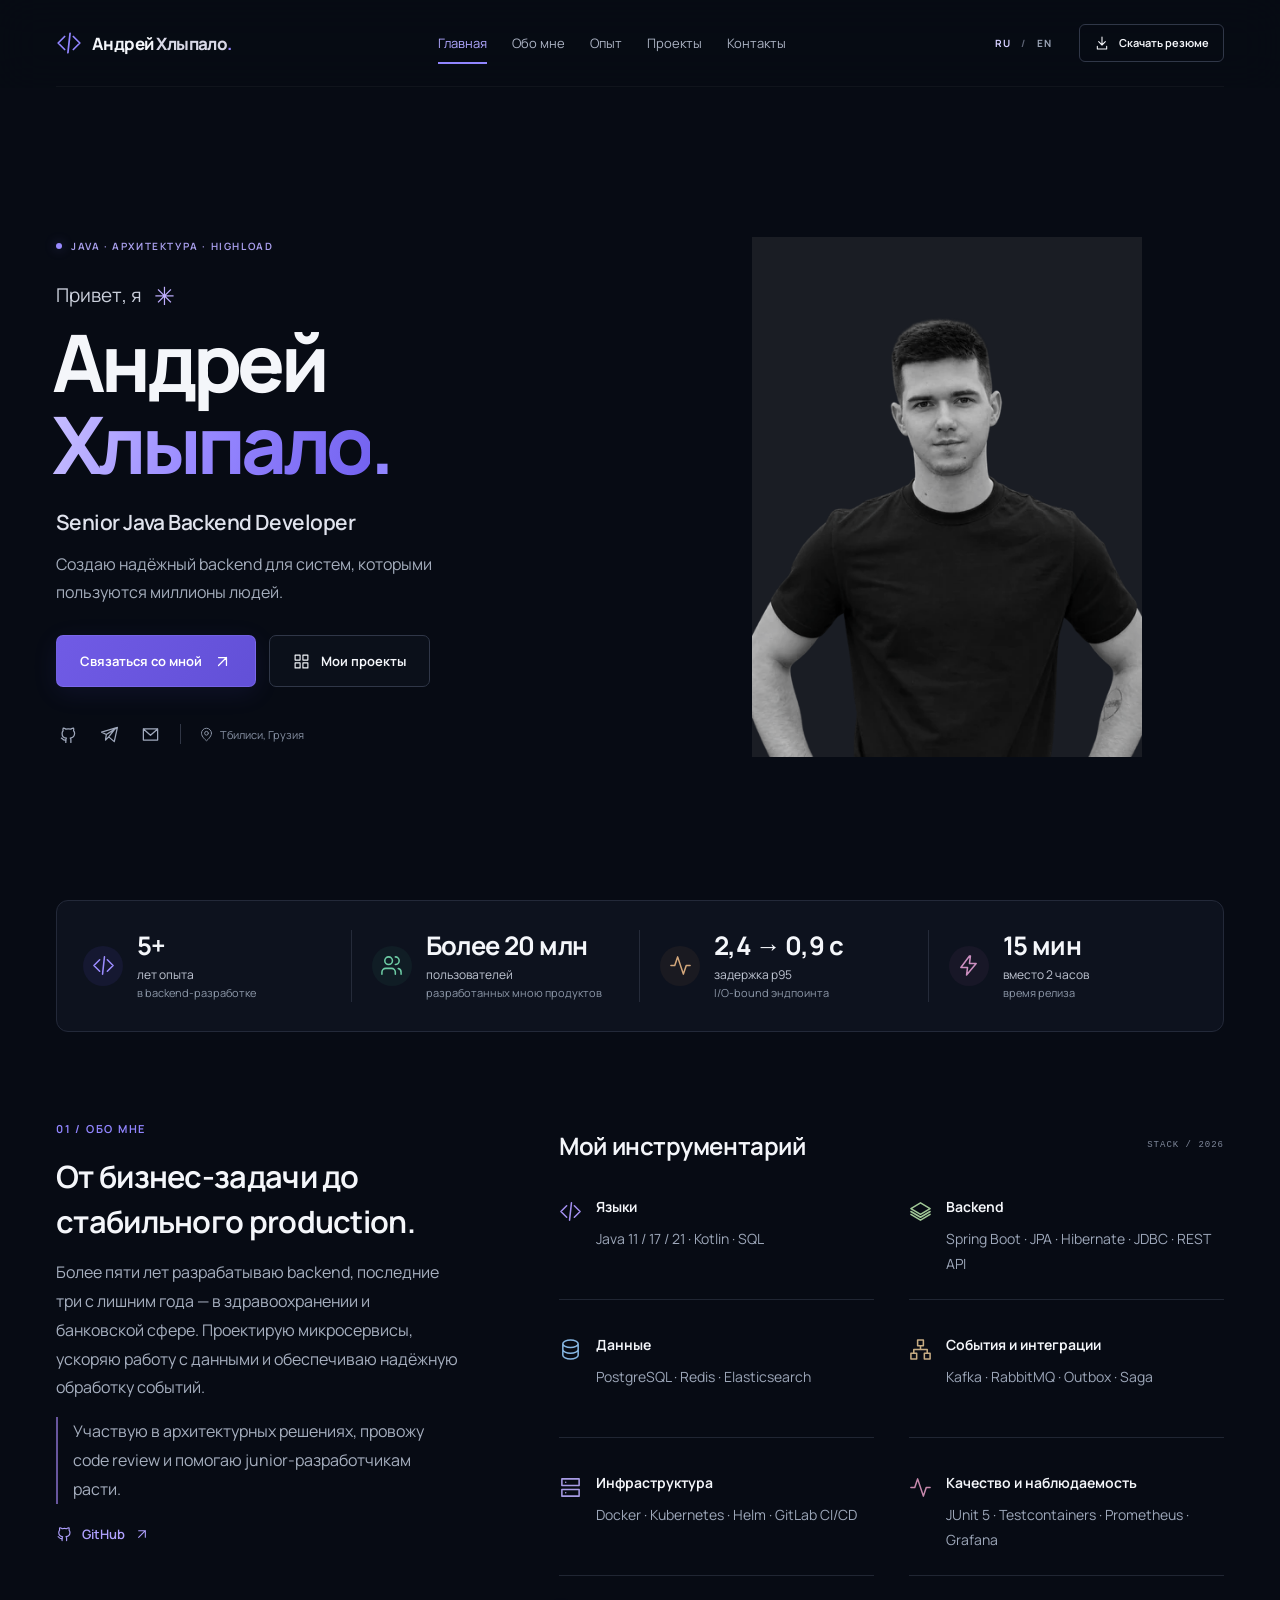
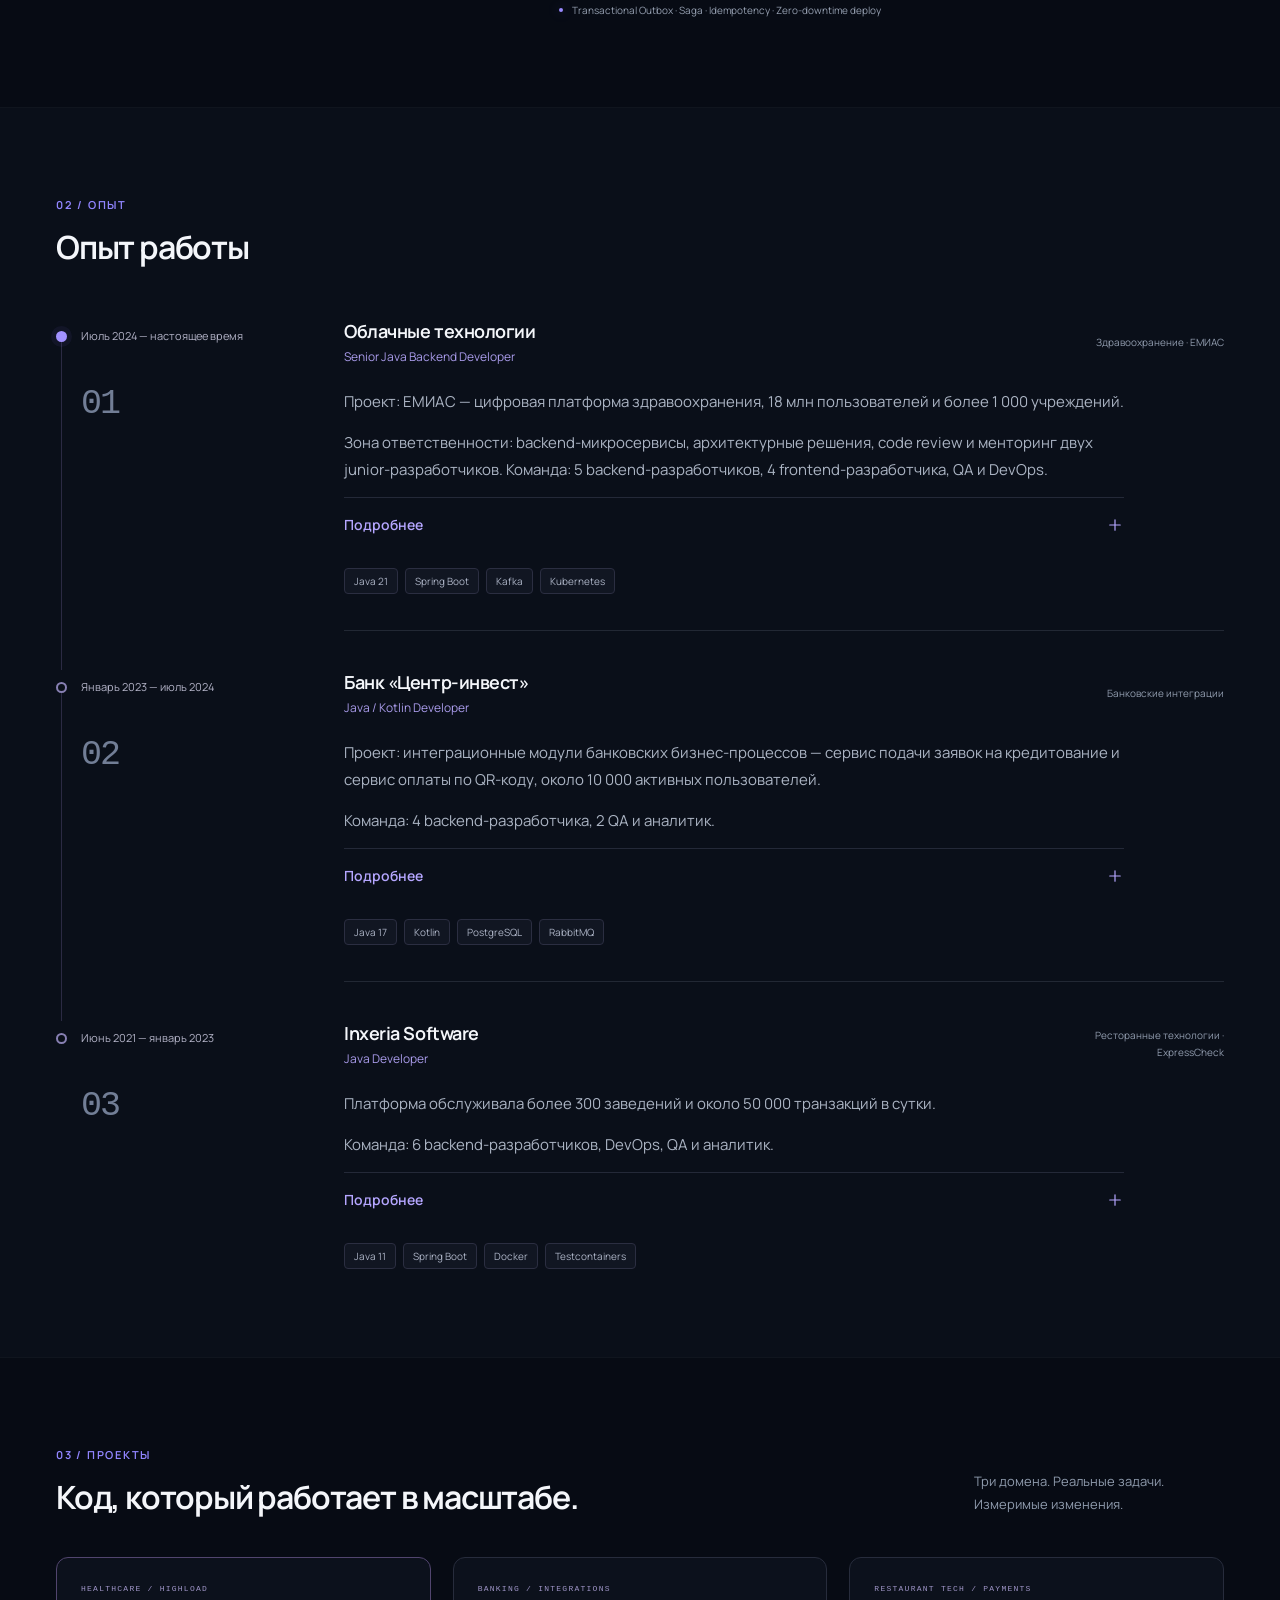
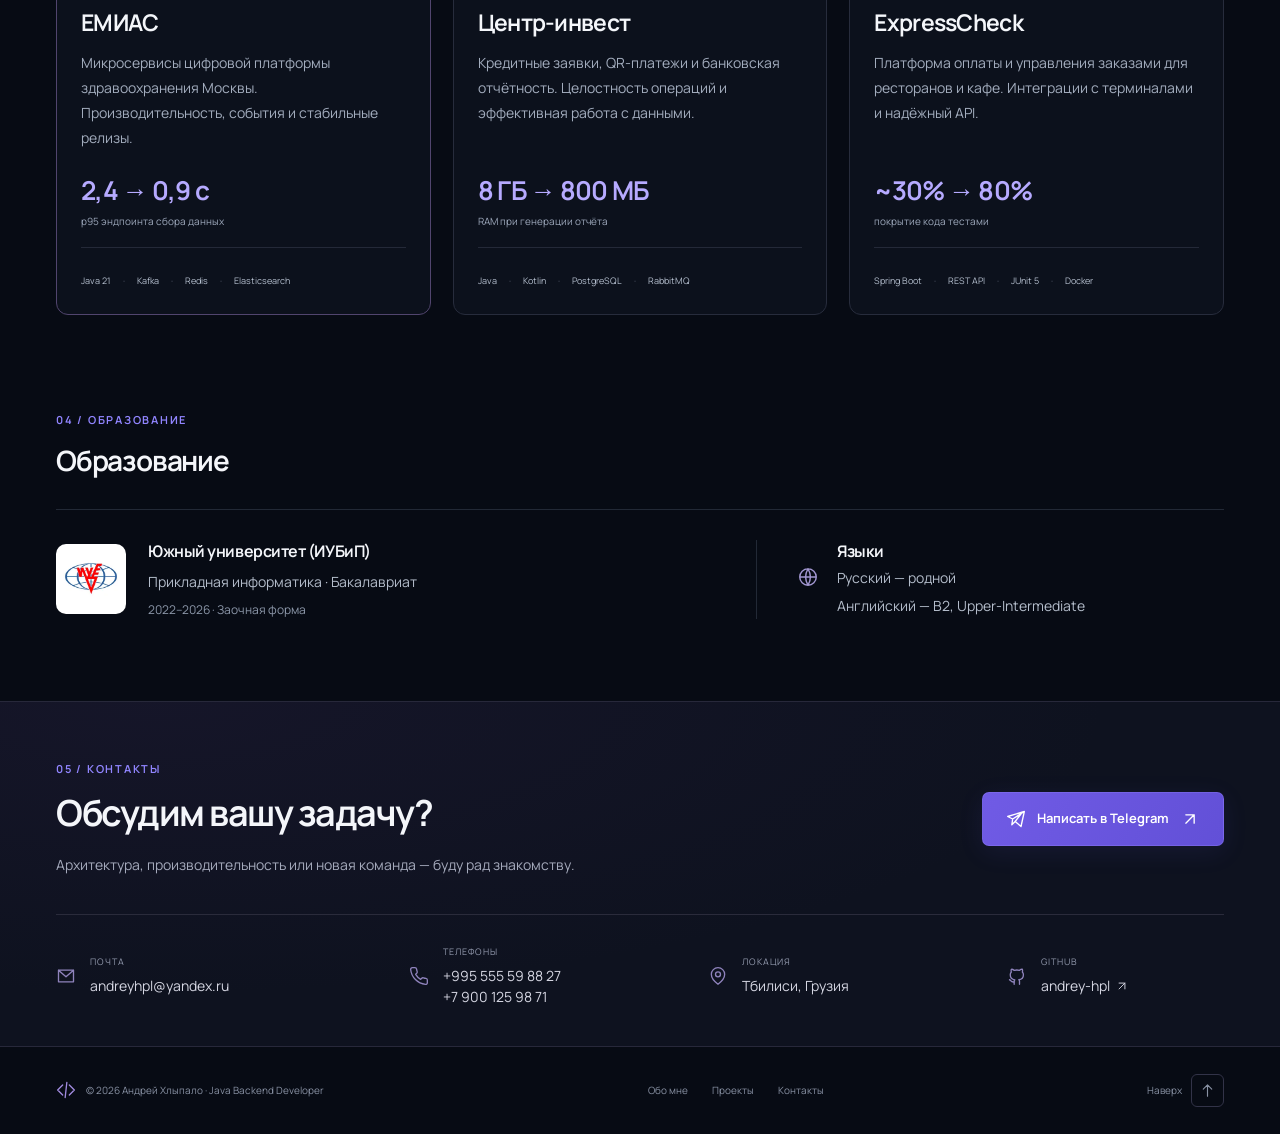
<file: index.html>
<!doctype html>
<html lang="ru">
  <head>
    <meta charset="utf-8" />
    <meta name="viewport" content="width=device-width, initial-scale=1" />
    <meta http-equiv="refresh" content="0;url=ru/index.html" />
    <title>Андрей Хлыпало — резюме</title>
    <script>
      location.replace("ru/index.html" + location.hash);
    </script>
  </head>
  <body>
    <a href="ru/index.html">Перейти к резюме Андрея Хлыпало</a>
  </body>
</html>
</file>
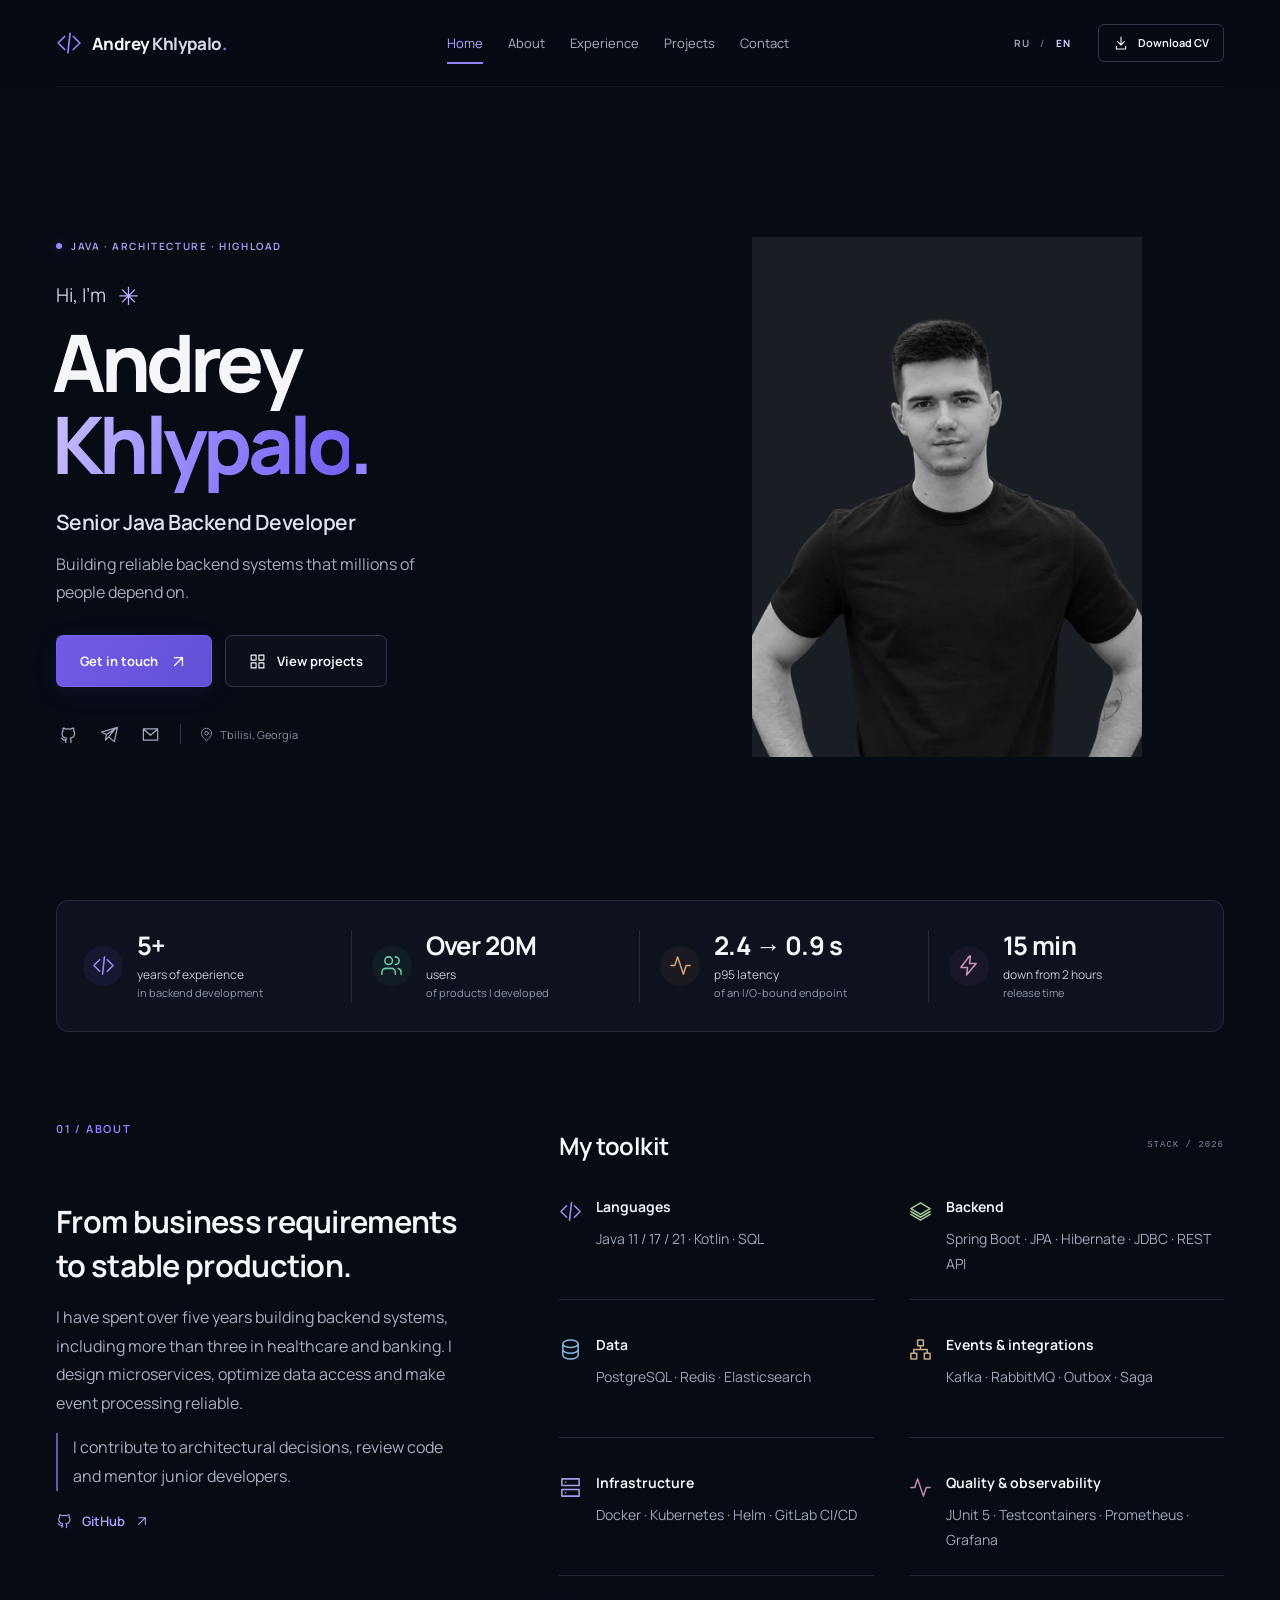
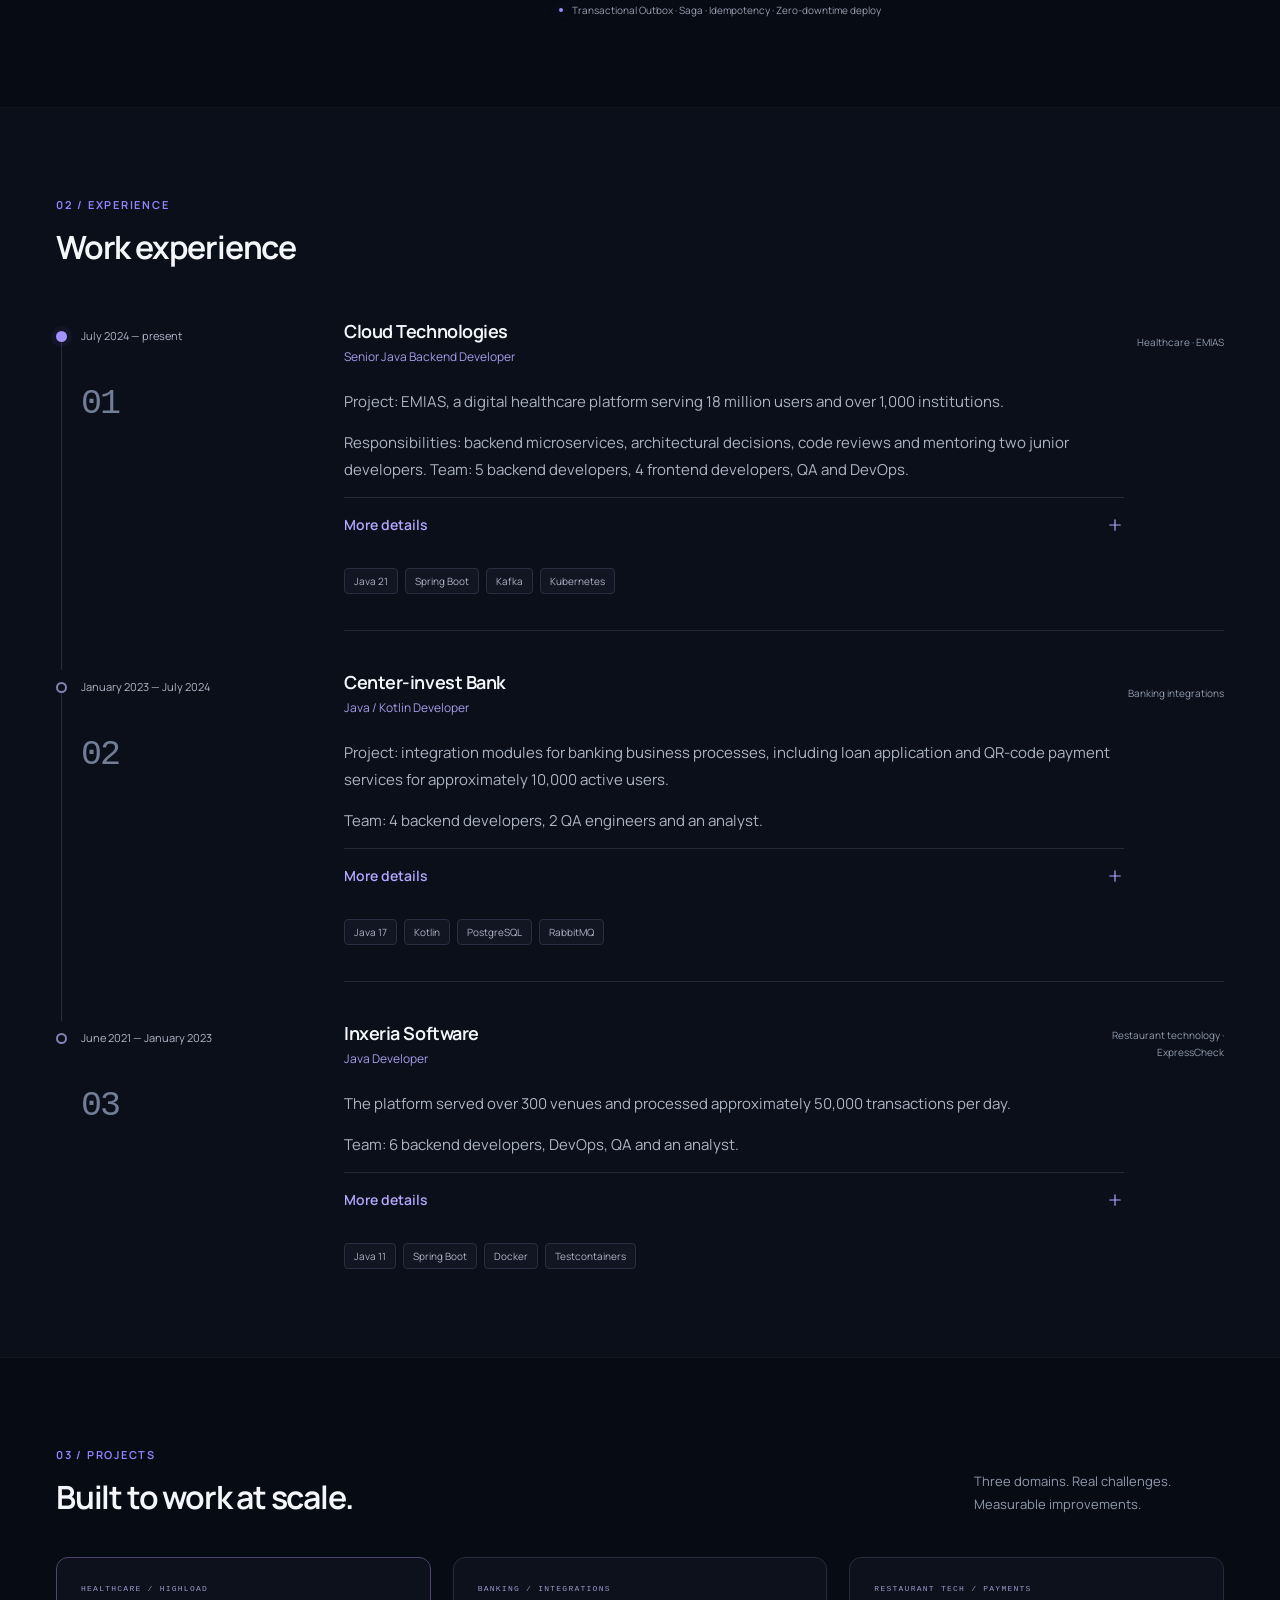
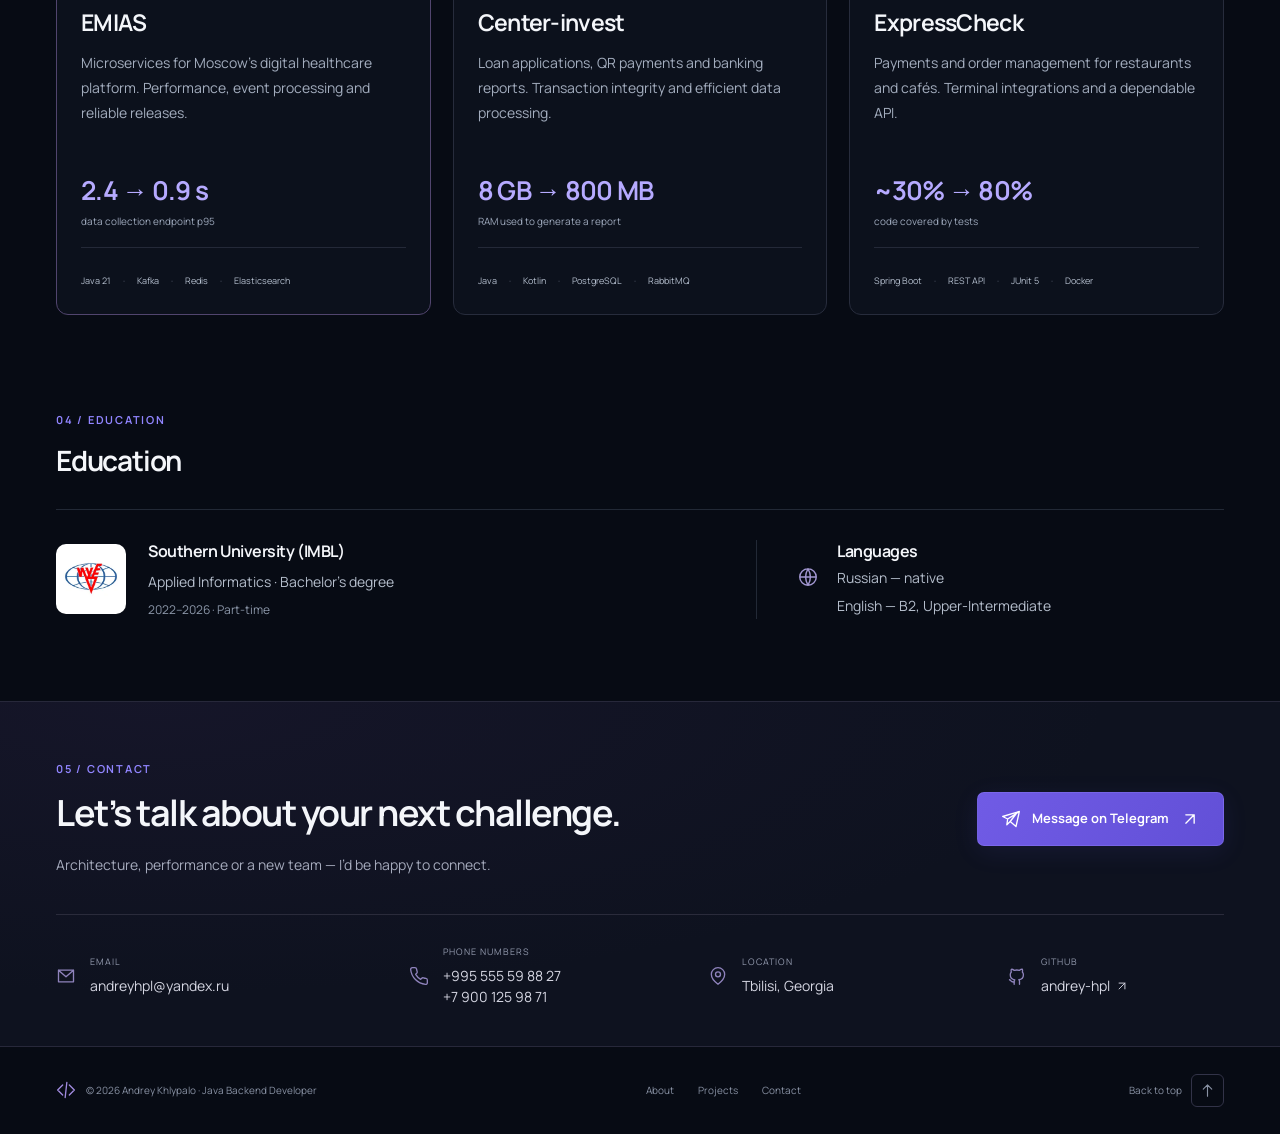
<file: en/index.html>
<!doctype html>
<html lang="en">
  <head>
    <meta charset="UTF-8" />
    <meta name="viewport" content="width=device-width, initial-scale=1" />
    <meta name="theme-color" content="#070B14" />
    <meta
      name="description"
      content="Senior Java Backend Developer with 5+ years of experience. Java, Spring Boot, Kafka, PostgreSQL and Kubernetes. High-load healthcare and banking systems."
    />
    <meta
      property="og:title"
      content="Andrey Khlypalo — Senior Java Backend Developer"
    />
    <meta
      property="og:description"
      content="Senior Java Backend Developer with 5+ years of experience. Java, Spring Boot, Kafka, PostgreSQL and Kubernetes. High-load healthcare and banking systems."
    />
    <meta property="og:type" content="profile" />
    <meta property="og:locale" content="en_US" />
    <link rel="icon" href="../favicon.svg" type="image/svg+xml" />
    <link rel="alternate" hreflang="ru" href="../ru/index.html" />
    <link rel="alternate" hreflang="en" href="../en/index.html" />
    <title>Andrey Khlypalo — Senior Java Backend Developer</title>
    <link rel="stylesheet" href="../css/styles.css" />
    <link rel="stylesheet" href="../css/hero.css" />
    <script src="../js/main.js" defer></script>
  </head>
  <body>
    <a class="skip-link" href="#main">Skip to content</a>
    <header class="site-header">
      <div class="container header-inner">
        <a class="brand" href="#home" aria-label="Andrey Khlypalo"
          ><span class="brand-symbol" aria-hidden="true"
            ><svg
              width="26"
              height="26"
              viewBox="0 0 24 24"
              fill="none"
              stroke="currentColor"
              stroke-width="1.6"
              stroke-linecap="round"
              stroke-linejoin="round"
              aria-hidden="true"
            >
              <path d="m8 6-6 6 6 6m8-12 6 6-6 6m-3-15-2 18"></path></svg></span
          ><span
            >Andrey<span class="brand-last"> Khlypalo</span
            ><span class="brand-dot">.</span></span
          ></a
        >
        <nav class="desktop-nav" aria-label="Main navigation">
          <a href="#home" data-nav="home" class="active" aria-current="location"
            >Home</a
          ><a href="#about" data-nav="about">About</a
          ><a href="#experience" data-nav="experience">Experience</a
          ><a href="#projects" data-nav="projects">Projects</a
          ><a href="#contact" data-nav="contact">Contact</a>
        </nav>
        <div class="header-actions">
          <div class="language-switch" aria-label="Site language">
            <a
              href="../ru/index.html"
              data-language="ru"
              lang="ru"
              aria-label="Русский"
              >RU</a
            ><span aria-hidden="true">/</span
            ><a
              href="../en/index.html"
              data-language="en"
              lang="en"
              aria-label="English"
              aria-current="page"
              >EN</a
            >
          </div>
          <a
            class="button button-small header-cv"
            href="../andrey-khlypalo-cv-en.pdf"
            download
            title="PDF résumé in English"
            ><svg
              width="16"
              height="16"
              viewBox="0 0 24 24"
              fill="none"
              stroke="currentColor"
              stroke-width="1.6"
              stroke-linecap="round"
              stroke-linejoin="round"
              aria-hidden="true"
            >
              <path d="M12 3v12m-5-5 5 5 5-5M5 17v4h14v-4"></path></svg
            >Download CV</a
          ><button
            class="menu-toggle"
            id="menu-open"
            aria-label="Open menu"
            aria-controls="mobile-menu"
            aria-expanded="false"
          >
            <span></span><span></span>
          </button>
        </div>
      </div>
    </header>
    <dialog id="mobile-menu" aria-label="Open menu">
      <div class="mobile-menu-head">
        <span class="mono">MENU / EN</span
        ><button id="menu-close" aria-label="Close menu">×</button>
      </div>
      <nav aria-label="Mobile navigation">
        <a href="#home"
          ><span class="mono">01</span>Home<svg
            width="20"
            height="20"
            viewBox="0 0 24 24"
            fill="none"
            stroke="currentColor"
            stroke-width="1.6"
            stroke-linecap="round"
            stroke-linejoin="round"
            aria-hidden="true"
          >
            <path d="M7 17 17 7M7 7h10v10"></path></svg></a
        ><a href="#about"
          ><span class="mono">02</span>About<svg
            width="20"
            height="20"
            viewBox="0 0 24 24"
            fill="none"
            stroke="currentColor"
            stroke-width="1.6"
            stroke-linecap="round"
            stroke-linejoin="round"
            aria-hidden="true"
          >
            <path d="M7 17 17 7M7 7h10v10"></path></svg></a
        ><a href="#experience"
          ><span class="mono">03</span>Experience<svg
            width="20"
            height="20"
            viewBox="0 0 24 24"
            fill="none"
            stroke="currentColor"
            stroke-width="1.6"
            stroke-linecap="round"
            stroke-linejoin="round"
            aria-hidden="true"
          >
            <path d="M7 17 17 7M7 7h10v10"></path></svg></a
        ><a href="#projects"
          ><span class="mono">04</span>Projects<svg
            width="20"
            height="20"
            viewBox="0 0 24 24"
            fill="none"
            stroke="currentColor"
            stroke-width="1.6"
            stroke-linecap="round"
            stroke-linejoin="round"
            aria-hidden="true"
          >
            <path d="M7 17 17 7M7 7h10v10"></path></svg></a
        ><a href="#contact"
          ><span class="mono">05</span>Contact<svg
            width="20"
            height="20"
            viewBox="0 0 24 24"
            fill="none"
            stroke="currentColor"
            stroke-width="1.6"
            stroke-linecap="round"
            stroke-linejoin="round"
            aria-hidden="true"
          >
            <path d="M7 17 17 7M7 7h10v10"></path></svg
        ></a>
      </nav>
      <a
        class="button button-primary"
        href="../andrey-khlypalo-cv-en.pdf"
        download
        ><svg
          width="20"
          height="20"
          viewBox="0 0 24 24"
          fill="none"
          stroke="currentColor"
          stroke-width="1.6"
          stroke-linecap="round"
          stroke-linejoin="round"
          aria-hidden="true"
        >
          <path d="M12 3v12m-5-5 5 5 5-5M5 17v4h14v-4"></path></svg
        >Download CV</a
      >
    </dialog>
    <main id="main">
      <section id="home" class="hero hero--portrait container" data-section>
        <div class="hero-copy">
          <div class="eyebrow hero-enter">
            <span class="status-dot"></span>JAVA · ARCHITECTURE · HIGHLOAD
          </div>
          <p class="greeting hero-enter">
            Hi, I’m<span class="wave" aria-hidden="true">✳</span>
          </p>
          <h1 class="hero-enter">
            Andrey<br /><span>Khlypalo</span><span class="name-period">.</span>
          </h1>
          <p class="hero-role hero-enter">
            Senior Java<br class="role-break" />
            Backend Developer
          </p>
          <p class="hero-description hero-enter">
            Building reliable backend systems that millions of people depend on.
          </p>
          <div class="hero-actions hero-enter">
            <a
              class="button button-primary"
              href="https://t.me/andreyhpl"
              target="_blank"
              rel="noopener noreferrer"
              >Get in touch<svg
                width="19"
                height="19"
                viewBox="0 0 24 24"
                fill="none"
                stroke="currentColor"
                stroke-width="1.6"
                stroke-linecap="round"
                stroke-linejoin="round"
                aria-hidden="true"
              >
                <path d="M7 17 17 7M7 7h10v10"></path></svg></a
            ><a class="button button-secondary" href="#projects"
              ><svg
                width="17"
                height="17"
                viewBox="0 0 24 24"
                fill="none"
                stroke="currentColor"
                stroke-width="1.6"
                stroke-linecap="round"
                stroke-linejoin="round"
                aria-hidden="true"
              >
                <path
                  d="M3 3h7v7H3zM14 3h7v7h-7zM3 14h7v7H3zM14 14h7v7h-7z"
                ></path></svg
              >View projects</a
            >
          </div>
          <div class="hero-meta hero-enter">
            <div class="socials">
              <a
                href="https://github.com/andrey-hpl"
                target="_blank"
                rel="noopener noreferrer"
                aria-label="GitHub"
                ><svg
                  width="19"
                  height="19"
                  viewBox="0 0 24 24"
                  fill="none"
                  stroke="currentColor"
                  stroke-width="1.6"
                  stroke-linecap="round"
                  stroke-linejoin="round"
                  aria-hidden="true"
                >
                  <path
                    d="M9 19c-4.3 1.3-4.3-2.2-6-2.5M15 22v-3.4c.1-1-.3-1.7-.8-2.1 2.7-.3 5.5-1.3 5.5-6a4.7 4.7 0 0 0-1.3-3.3c.1-.3.6-1.6-.1-3.3 0 0-1-.3-3.4 1.3a11.7 11.7 0 0 0-6.2 0C6.3 3.6 5.3 4 5.3 4c-.7 1.7-.2 3-.1 3.3a4.7 4.7 0 0 0-1.3 3.3c0 4.7 2.8 5.7 5.5 6-.4.4-.8 1-.8 2.1V22"
                  ></path></svg></a
              ><a
                href="https://t.me/andreyhpl"
                target="_blank"
                rel="noopener noreferrer"
                aria-label="Telegram"
                ><svg
                  width="19"
                  height="19"
                  viewBox="0 0 24 24"
                  fill="none"
                  stroke="currentColor"
                  stroke-width="1.6"
                  stroke-linecap="round"
                  stroke-linejoin="round"
                  aria-hidden="true"
                >
                  <path
                    d="m22 3-4 18-7-6-4 4 1-7L22 3ZM8 12 2 9l20-6M8 12l10-6-7 9"
                  ></path></svg></a
              ><a href="mailto:andreyhpl@yandex.ru" aria-label="Email"
                ><svg
                  width="19"
                  height="19"
                  viewBox="0 0 24 24"
                  fill="none"
                  stroke="currentColor"
                  stroke-width="1.6"
                  stroke-linecap="round"
                  stroke-linejoin="round"
                  aria-hidden="true"
                >
                  <path d="M3 5h18v14H3zM3 5l9 8 9-8"></path></svg
              ></a>
            </div>
            <span class="meta-divider"></span
            ><span class="location"
              ><svg
                width="15"
                height="15"
                viewBox="0 0 24 24"
                fill="none"
                stroke="currentColor"
                stroke-width="1.6"
                stroke-linecap="round"
                stroke-linejoin="round"
                aria-hidden="true"
              >
                <path
                  d="M20 10c0 6-8 12-8 12S4 16 4 10a8 8 0 1 1 16 0ZM15 10a3 3 0 1 1-6 0 3 3 0 0 1 6 0"
                ></path></svg
              >Tbilisi, Georgia</span
            >
          </div>
        </div>
        <div class="hero-visual">
          <div class="portrait-frame">
            <img
              src="../assets/images/andrey-portrait-1024.webp"
              srcset="
                ../assets/images/andrey-portrait-450.webp   450w,
                ../assets/images/andrey-portrait-650.webp   650w,
                ../assets/images/andrey-portrait-1024.webp 1024w
              "
              alt="Portrait of Andrey Khlypalo"
              sizes="(max-width: 600px) 32vw, (max-width: 820px) 280px, (max-width: 1200px) 340px, 390px"
              loading="eager"
              fetchpriority="high"
              decoding="async"
              width="1024"
              height="1536"
              class="portrait"
            />
          </div>
        </div>
      </section>
      <div class="container">
        <div class="stats-strip">
          <div class="stat">
            <span class="stat-icon stat-icon-0" aria-hidden="true"
              ><svg
                width="23"
                height="23"
                viewBox="0 0 24 24"
                fill="none"
                stroke="currentColor"
                stroke-width="1.6"
                stroke-linecap="round"
                stroke-linejoin="round"
              >
                <path d="m8 6-6 6 6 6m8-12 6 6-6 6m-3-15-2 18"></path></svg
            ></span>
            <div>
              <strong>5+</strong>
              <p>years of experience</p>
              <span>in backend development</span>
            </div>
          </div>
          <div class="stat">
            <span class="stat-icon stat-icon-1" aria-hidden="true"
              ><svg
                width="23"
                height="23"
                viewBox="0 0 24 24"
                fill="none"
                stroke="currentColor"
                stroke-width="1.6"
                stroke-linecap="round"
                stroke-linejoin="round"
              >
                <path
                  d="M16 21v-2a4 4 0 0 0-4-4H6a4 4 0 0 0-4 4v2M16 3a4 4 0 0 1 0 8m6 10v-2a4 4 0 0 0-3-3.87M13 7a4 4 0 1 1-8 0 4 4 0 0 1 8 0"
                ></path></svg
            ></span>
            <div>
              <strong>Over 20M</strong>
              <p>users</p>
              <span>of products I developed</span>
            </div>
          </div>
          <div class="stat">
            <span class="stat-icon stat-icon-2" aria-hidden="true"
              ><svg
                width="23"
                height="23"
                viewBox="0 0 24 24"
                fill="none"
                stroke="currentColor"
                stroke-width="1.6"
                stroke-linecap="round"
                stroke-linejoin="round"
              >
                <path d="M2 12h4l3-9 6 18 3-9h4"></path></svg
            ></span>
            <div>
              <strong>2.4 → 0.9 s</strong>
              <p>p95 latency</p>
              <span>of an I/O-bound endpoint</span>
            </div>
          </div>
          <div class="stat">
            <span class="stat-icon stat-icon-3" aria-hidden="true"
              ><svg
                width="23"
                height="23"
                viewBox="0 0 24 24"
                fill="none"
                stroke="currentColor"
                stroke-width="1.6"
                stroke-linecap="round"
                stroke-linejoin="round"
              >
                <path d="m13 2-9 12h7l-1 8 10-12h-7l1-8Z"></path></svg
            ></span>
            <div>
              <strong>15 min</strong>
              <p>down from 2 hours</p>
              <span>release time</span>
            </div>
          </div>
        </div>
      </div>
      <section class="section container about-section" id="about" data-section>
        <div class="about-copy reveal">
          <p class="eyebrow">01 / ABOUT</p>
          <h2 class="multiline">
            From business requirements to stable production.
          </h2>
          <p>
            I have spent over five years building backend systems, including
            more than three in healthcare and banking. I design microservices,
            optimize data access and make event processing reliable.
          </p>
          <p class="about-note">
            I contribute to architectural decisions, review code and mentor
            junior developers.
          </p>
          <a
            href="https://github.com/andrey-hpl"
            class="text-link"
            target="_blank"
            rel="noopener noreferrer"
            ><svg
              width="17"
              height="17"
              viewBox="0 0 24 24"
              fill="none"
              stroke="currentColor"
              stroke-width="1.6"
              stroke-linecap="round"
              stroke-linejoin="round"
              aria-hidden="true"
            >
              <path
                d="M9 19c-4.3 1.3-4.3-2.2-6-2.5M15 22v-3.4c.1-1-.3-1.7-.8-2.1 2.7-.3 5.5-1.3 5.5-6a4.7 4.7 0 0 0-1.3-3.3c.1-.3.6-1.6-.1-3.3 0 0-1-.3-3.4 1.3a11.7 11.7 0 0 0-6.2 0C6.3 3.6 5.3 4 5.3 4c-.7 1.7-.2 3-.1 3.3a4.7 4.7 0 0 0-1.3 3.3c0 4.7 2.8 5.7 5.5 6-.4.4-.8 1-.8 2.1V22"
              ></path>
            </svg>
            GitHub
            <svg
              width="16"
              height="16"
              viewBox="0 0 24 24"
              fill="none"
              stroke="currentColor"
              stroke-width="1.6"
              stroke-linecap="round"
              stroke-linejoin="round"
              aria-hidden="true"
            >
              <path d="M7 17 17 7M7 7h10v10"></path></svg
          ></a>
        </div>
        <div class="skills reveal" id="skills">
          <div class="skills-heading">
            <h3>My toolkit</h3>
            <span class="mono">STACK / 2026</span>
          </div>
          <div class="skills-grid">
            <div class="skill">
              <span class="skill-icon skill-color-0"
                ><svg
                  width="23"
                  height="23"
                  viewBox="0 0 24 24"
                  fill="none"
                  stroke="currentColor"
                  stroke-width="1.6"
                  stroke-linecap="round"
                  stroke-linejoin="round"
                  aria-hidden="true"
                >
                  <path d="m8 6-6 6 6 6m8-12 6 6-6 6m-3-15-2 18"></path></svg
              ></span>
              <div>
                <h4>Languages</h4>
                <p>Java 11 / 17 / 21 · Kotlin · SQL</p>
              </div>
            </div>
            <div class="skill">
              <span class="skill-icon skill-color-1"
                ><svg
                  width="23"
                  height="23"
                  viewBox="0 0 24 24"
                  fill="none"
                  stroke="currentColor"
                  stroke-width="1.6"
                  stroke-linecap="round"
                  stroke-linejoin="round"
                  aria-hidden="true"
                >
                  <path
                    d="m12 3 10 6-10 6L2 9l10-6Zm-10 12 10 6 10-6M2 12l10 6 10-6"
                  ></path></svg
              ></span>
              <div>
                <h4>Backend</h4>
                <p>Spring Boot · JPA · Hibernate · JDBC · REST API</p>
              </div>
            </div>
            <div class="skill">
              <span class="skill-icon skill-color-2"
                ><svg
                  width="23"
                  height="23"
                  viewBox="0 0 24 24"
                  fill="none"
                  stroke="currentColor"
                  stroke-width="1.6"
                  stroke-linecap="round"
                  stroke-linejoin="round"
                  aria-hidden="true"
                >
                  <path
                    d="M20 6c0 2-3.6 4-8 4S4 8 4 6s3.6-4 8-4 8 2 8 4ZM4 6v12c0 2 3.6 4 8 4s8-2 8-4V6M4 12c0 2 3.6 4 8 4s8-2 8-4"
                  ></path></svg
              ></span>
              <div>
                <h4>Data</h4>
                <p>PostgreSQL · Redis · Elasticsearch</p>
              </div>
            </div>
            <div class="skill">
              <span class="skill-icon skill-color-3"
                ><svg
                  width="23"
                  height="23"
                  viewBox="0 0 24 24"
                  fill="none"
                  stroke="currentColor"
                  stroke-width="1.6"
                  stroke-linecap="round"
                  stroke-linejoin="round"
                  aria-hidden="true"
                >
                  <path
                    d="M9 2h6v6H9zM2 16h6v6H2zm14 0h6v6h-6zM12 8v4M5 16v-4h14v4"
                  ></path></svg
              ></span>
              <div>
                <h4>Events &amp; integrations</h4>
                <p>Kafka · RabbitMQ · Outbox · Saga</p>
              </div>
            </div>
            <div class="skill">
              <span class="skill-icon skill-color-4"
                ><svg
                  width="23"
                  height="23"
                  viewBox="0 0 24 24"
                  fill="none"
                  stroke="currentColor"
                  stroke-width="1.6"
                  stroke-linecap="round"
                  stroke-linejoin="round"
                  aria-hidden="true"
                >
                  <path
                    d="M3 3h18v7H3zM3 14h18v7H3zM7 6.5h.01M7 17.5h.01"
                  ></path></svg
              ></span>
              <div>
                <h4>Infrastructure</h4>
                <p>Docker · Kubernetes · Helm · GitLab CI/CD</p>
              </div>
            </div>
            <div class="skill">
              <span class="skill-icon skill-color-5"
                ><svg
                  width="23"
                  height="23"
                  viewBox="0 0 24 24"
                  fill="none"
                  stroke="currentColor"
                  stroke-width="1.6"
                  stroke-linecap="round"
                  stroke-linejoin="round"
                  aria-hidden="true"
                >
                  <path d="M2 12h4l3-9 6 18 3-9h4"></path></svg
              ></span>
              <div>
                <h4>Quality &amp; observability</h4>
                <p>JUnit 5 · Testcontainers · Prometheus · Grafana</p>
              </div>
            </div>
          </div>
          <div class="skills-foot">
            <span class="small-dot"></span
            ><span
              >Transactional Outbox · Saga · Idempotency · Zero-downtime
              deploy</span
            >
          </div>
        </div>
      </section>
      <section class="section experience-section" id="experience" data-section>
        <div class="container">
          <div class="section-heading reveal">
            <div>
              <p class="eyebrow">02 / EXPERIENCE</p>
              <h2>Work experience</h2>
            </div>
          </div>
          <div class="timeline">
            <article class="experience-row reveal">
              <div class="experience-date">
                <span class="timeline-node"></span
                ><span>July 2024 — present</span
                ><span class="mono experience-number">01</span>
              </div>
              <div class="experience-main">
                <div class="company-heading">
                  <div>
                    <h3>Cloud Technologies</h3>
                    <p class="job-role">Senior Java Backend Developer</p>
                  </div>
                  <span class="job-domain">Healthcare · EMIAS</span>
                </div>
                <div class="experience-description">
                  <div class="experience-preview">
                    <p>
                      Project: EMIAS, a digital healthcare platform serving 18
                      million users and over 1,000 institutions.
                    </p>
                    <p>
                      Responsibilities: backend microservices, architectural
                      decisions, code reviews and mentoring two junior
                      developers. Team: 5 backend developers, 4 frontend
                      developers, QA and DevOps.
                    </p>
                  </div>
                  <details class="experience-details">
                    <summary>
                      <span class="details-show">More details</span
                      ><span class="details-hide">Show less</span
                      ><svg
                        width="18"
                        height="18"
                        viewBox="0 0 24 24"
                        fill="none"
                        stroke="currentColor"
                        stroke-width="1.6"
                        stroke-linecap="round"
                        stroke-linejoin="round"
                        aria-hidden="true"
                      >
                        <path d="M12 5v14M5 12h14"></path>
                      </svg>
                    </summary>
                    <div class="experience-detail-content">
                      <h4>Reliability and observability</h4>
                      <ul class="result-list">
                        <li>
                          Designed and defended microservice architecture at
                          review boards: Transactional Outbox, exactly-once
                          Kafka and caching. Set up health checks,
                          Prometheus/Grafana metrics and SLI alerts for latency,
                          error rate and consumer lag. Took part in incident
                          analysis and MTTR reduction.
                        </li>
                        <li>
                          Implemented exactly-once processing for critical Kafka
                          events: Transactional Outbox, idempotent producers,
                          transactions, acks=all, retries, DLQ and idempotent
                          consumers with ID-based deduplication. Monitored
                          duplicates through metrics.
                        </li>
                      </ul>
                      <h4>Performance optimization</h4>
                      <ul class="result-list">
                        <li>
                          Migrated I/O-bound data fetching from external sources
                          to Java 21 Virtual Threads. Endpoint p95 latency
                          dropped from 2.4 to 0.9 seconds at 30 parallel
                          requests, confirmed by load testing.
                        </li>
                        <li>
                          Reduced read-endpoint p95 latency from 120 to 45 ms
                          and PostgreSQL calls by 60% through Redis caching of
                          reference data. Confirmed through Prometheus/Grafana
                          metrics over 30 days.
                        </li>
                        <li>
                          Accelerated Elasticsearch search over 50 million
                          documents: p95 from 820 to 210 ms and aggregations
                          from 11 to 1.9 seconds.
                        </li>
                        <li>
                          Optimized PostgreSQL queries: p95 dropped from 380 to
                          210 ms after fixing N+1 issues and adding B-tree
                          indexes, verified with EXPLAIN ANALYZE.
                        </li>
                      </ul>
                      <h4>CI/CD and deployment</h4>
                      <ul class="result-list">
                        <li>
                          Standardized deployment with DevOps: wrote Helm charts
                          and configured liveness/readiness probes and GitLab
                          CI/CD pipelines. Release time dropped from 2 hours to
                          15 minutes, new service setup from 1 day to 40 minutes
                          and rollback from 20 to 3 minutes.
                        </li>
                      </ul>
                      <p class="experience-stack">
                        <strong>Stack:</strong> Java 17/21, Spring Boot, Spring
                        Data JPA, PostgreSQL, Redis, Elasticsearch, Apache
                        Kafka, RabbitMQ, Docker, Kubernetes, Helm, Prometheus,
                        Grafana, EFK, GitLab CI/CD.
                      </p>
                    </div>
                  </details>
                </div>
                <div class="tags">
                  <span>Java 21</span><span>Spring Boot</span><span>Kafka</span
                  ><span>Kubernetes</span>
                </div>
              </div>
            </article>
            <article class="experience-row reveal">
              <div class="experience-date">
                <span class="timeline-node"></span
                ><span>January 2023 — July 2024</span
                ><span class="mono experience-number">02</span>
              </div>
              <div class="experience-main">
                <div class="company-heading">
                  <div>
                    <h3>Center-invest Bank</h3>
                    <p class="job-role">Java / Kotlin Developer</p>
                  </div>
                  <span class="job-domain">Banking integrations</span>
                </div>
                <div class="experience-description">
                  <div class="experience-preview">
                    <p>
                      Project: integration modules for banking business
                      processes, including loan application and QR-code payment
                      services for approximately 10,000 active users.
                    </p>
                    <p>
                      Team: 4 backend developers, 2 QA engineers and an analyst.
                    </p>
                  </div>
                  <details class="experience-details">
                    <summary>
                      <span class="details-show">More details</span
                      ><span class="details-hide">Show less</span
                      ><svg
                        width="18"
                        height="18"
                        viewBox="0 0 24 24"
                        fill="none"
                        stroke="currentColor"
                        stroke-width="1.6"
                        stroke-linecap="round"
                        stroke-linejoin="round"
                        aria-hidden="true"
                      >
                        <path d="M12 5v14M5 12h14"></path>
                      </svg>
                    </summary>
                    <div class="experience-detail-content">
                      <h4>Responsibilities and results</h4>
                      <ul class="result-list">
                        <li>
                          Implemented distributed operation integrity through
                          Saga orchestration, unique transaction keys in
                          PostgreSQL, compensating actions and idempotent
                          handlers. No duplicate loan applications were recorded
                          after rollout.
                        </li>
                        <li>
                          Reduced RAM usage from 8 GB to 800 MB when generating
                          a Central Bank report of approximately 1.5 million
                          rows. Replaced batch Hibernate extraction with
                          streaming JDBC using fetchSize=1000, batch limits and
                          context clearing. Eliminated OOM errors; diagnosed
                          issues with JProfiler and heap dumps.
                        </li>
                        <li>
                          Cut typical integration development from 5 to 2 days
                          by packaging internal RabbitMQ and Kafka libraries as
                          reusable Maven modules.
                        </li>
                      </ul>
                      <p class="experience-stack">
                        <strong>Stack:</strong> Java 17, Kotlin, Spring Boot
                        2.7, PostgreSQL, Spring Data JPA/Hibernate, JDBC, Apache
                        Kafka, RabbitMQ, JProfiler, Maven.
                      </p>
                    </div>
                  </details>
                </div>
                <div class="tags">
                  <span>Java 17</span><span>Kotlin</span><span>PostgreSQL</span
                  ><span>RabbitMQ</span>
                </div>
              </div>
            </article>
            <article class="experience-row reveal">
              <div class="experience-date">
                <span class="timeline-node"></span
                ><span>June 2021 — January 2023</span
                ><span class="mono experience-number">03</span>
              </div>
              <div class="experience-main">
                <div class="company-heading">
                  <div>
                    <h3>Inxeria Software</h3>
                    <p class="job-role">Java Developer</p>
                  </div>
                  <span class="job-domain"
                    >Restaurant technology · ExpressCheck</span
                  >
                </div>
                <div class="experience-description">
                  <div class="experience-preview">
                    <p>
                      The platform served over 300 venues and processed
                      approximately 50,000 transactions per day.
                    </p>
                    <p>
                      Team: 6 backend developers, DevOps, QA and an analyst.
                    </p>
                  </div>
                  <details class="experience-details">
                    <summary>
                      <span class="details-show">More details</span
                      ><span class="details-hide">Show less</span
                      ><svg
                        width="18"
                        height="18"
                        viewBox="0 0 24 24"
                        fill="none"
                        stroke="currentColor"
                        stroke-width="1.6"
                        stroke-linecap="round"
                        stroke-linejoin="round"
                        aria-hidden="true"
                      >
                        <path d="M12 5v14M5 12h14"></path>
                      </svg>
                    </summary>
                    <div class="experience-detail-content">
                      <h4>Responsibilities and results</h4>
                      <ul class="result-list">
                        <li>
                          Raised code test coverage from approximately 30% to
                          80% with JUnit 5/Mockito unit tests and Testcontainers
                          integration tests. Regression bugs per release dropped
                          from 10–12 to 2–3.
                        </li>
                        <li>
                          Built REST API adapters for more than 5 types of
                          restaurant terminals. Integration time for a new
                          terminal type dropped from 2 weeks to 3 days.
                        </li>
                        <li>
                          Implemented the backend API for the CityCheers mobile
                          app, with approximately 20,000 downloads.
                        </li>
                      </ul>
                      <p class="experience-stack">
                        <strong>Stack:</strong> Java 11, Spring Boot,
                        PostgreSQL, Docker, REST API, JUnit 5, Mockito,
                        Testcontainers, Kotlin.
                      </p>
                    </div>
                  </details>
                </div>
                <div class="tags">
                  <span>Java 11</span><span>Spring Boot</span><span>Docker</span
                  ><span>Testcontainers</span>
                </div>
              </div>
            </article>
          </div>
        </div>
      </section>
      <section
        class="section container projects-section"
        id="projects"
        data-section
      >
        <div class="section-heading reveal">
          <div>
            <p class="eyebrow">03 / PROJECTS</p>
            <h2>Built to work at scale.</h2>
          </div>
          <p>Three domains. Real challenges. Measurable improvements.</p>
        </div>
        <div class="projects-grid">
          <article class="project-card reveal featured-project">
            <div class="project-body">
              <p class="project-category mono">HEALTHCARE / HIGHLOAD</p>
              <h3>EMIAS</h3>
              <p class="project-description">
                Microservices for Moscow’s digital healthcare platform.
                Performance, event processing and reliable releases.
              </p>
              <div class="project-metric">
                <strong>2.4 → 0.9 s</strong
                ><span>data collection endpoint p95</span>
              </div>
              <div class="project-stack">
                <span>Java 21</span><span>Kafka</span><span>Redis</span
                ><span>Elasticsearch</span>
              </div>
            </div>
          </article>
          <article class="project-card reveal">
            <div class="project-body">
              <p class="project-category mono">BANKING / INTEGRATIONS</p>
              <h3>Center-invest</h3>
              <p class="project-description">
                Loan applications, QR payments and banking reports. Transaction
                integrity and efficient data processing.
              </p>
              <div class="project-metric">
                <strong>8 GB → 800 MB</strong
                ><span>RAM used to generate a report</span>
              </div>
              <div class="project-stack">
                <span>Java</span><span>Kotlin</span><span>PostgreSQL</span
                ><span>RabbitMQ</span>
              </div>
            </div>
          </article>
          <article class="project-card reveal">
            <div class="project-body">
              <p class="project-category mono">RESTAURANT TECH / PAYMENTS</p>
              <h3>ExpressCheck</h3>
              <p class="project-description">
                Payments and order management for restaurants and cafés.
                Terminal integrations and a dependable API.
              </p>
              <div class="project-metric">
                <strong>~30% → 80%</strong><span>code covered by tests</span>
              </div>
              <div class="project-stack">
                <span>Spring Boot</span><span>REST API</span><span>JUnit 5</span
                ><span>Docker</span>
              </div>
            </div>
          </article>
        </div>
      </section>
      <section
        class="section container education-section"
        id="education"
        data-section
      >
        <div class="reveal">
          <p class="eyebrow">04 / EDUCATION</p>
          <h2>Education</h2>
        </div>
        <div class="education-content reveal">
          <div class="education-school">
            <div class="university-logo">
              <img
                src="../assets/images/university.webp"
                alt="Southern University (IMBL)"
                loading="lazy"
                decoding="async"
                width="180"
                height="180"
              />
            </div>
            <div>
              <h3>Southern University (IMBL)</h3>
              <p>Applied Informatics · Bachelor’s degree</p>
              <span>2022–2026 · Part-time</span>
            </div>
          </div>
          <div class="language-info">
            <span class="language-icon"
              ><svg
                width="22"
                height="22"
                viewBox="0 0 24 24"
                fill="none"
                stroke="currentColor"
                stroke-width="1.6"
                stroke-linecap="round"
                stroke-linejoin="round"
                aria-hidden="true"
              >
                <path
                  d="M21 12a9 9 0 1 1-18 0 9 9 0 0 1 18 0ZM3 12h18M12 3a18 18 0 0 1 0 18 18 18 0 0 1 0-18"
                ></path></svg
            ></span>
            <div>
              <h3>Languages</h3>
              <p>Russian — native</p>
              <p>English — B2, Upper-Intermediate</p>
            </div>
          </div>
        </div>
      </section>
      <section id="contact" class="contact-section" data-section>
        <div class="container">
          <div class="contact-top reveal">
            <div>
              <p class="eyebrow">05 / CONTACT</p>
              <h2>Let’s talk about your next challenge.</h2>
              <p class="contact-description">
                Architecture, performance or a new team — I’d be happy to
                connect.
              </p>
            </div>
            <a
              class="button button-primary"
              href="https://t.me/andreyhpl"
              target="_blank"
              rel="noopener noreferrer"
              ><svg
                width="20"
                height="20"
                viewBox="0 0 24 24"
                fill="none"
                stroke="currentColor"
                stroke-width="1.6"
                stroke-linecap="round"
                stroke-linejoin="round"
                aria-hidden="true"
              >
                <path
                  d="m22 3-4 18-7-6-4 4 1-7L22 3ZM8 12 2 9l20-6M8 12l10-6-7 9"
                ></path></svg
              >Message on Telegram<svg
                width="20"
                height="20"
                viewBox="0 0 24 24"
                fill="none"
                stroke="currentColor"
                stroke-width="1.6"
                stroke-linecap="round"
                stroke-linejoin="round"
                aria-hidden="true"
              >
                <path d="M7 17 17 7M7 7h10v10"></path></svg
            ></a>
          </div>
          <div class="contact-grid">
            <div class="contact-item">
              <svg
                width="20"
                height="20"
                viewBox="0 0 24 24"
                fill="none"
                stroke="currentColor"
                stroke-width="1.6"
                stroke-linecap="round"
                stroke-linejoin="round"
                aria-hidden="true"
              >
                <path d="M3 5h18v14H3zM3 5l9 8 9-8"></path>
              </svg>
              <div>
                <span>Email</span
                ><a href="mailto:andreyhpl@yandex.ru">andreyhpl@yandex.ru</a>
              </div>
            </div>
            <div class="contact-item">
              <svg
                width="20"
                height="20"
                viewBox="0 0 24 24"
                fill="none"
                stroke="currentColor"
                stroke-width="1.6"
                stroke-linecap="round"
                stroke-linejoin="round"
                aria-hidden="true"
              >
                <path
                  d="M22 16.9V20a2 2 0 0 1-2.2 2A19.8 19.8 0 0 1 2 4.2 2 2 0 0 1 4 2h3.1a2 2 0 0 1 2 1.7c.1 1 .4 2 .7 2.9a2 2 0 0 1-.5 2.1L8 10a16 16 0 0 0 6 6l1.3-1.3a2 2 0 0 1 2.1-.5c.9.3 1.9.6 2.9.7a2 2 0 0 1 1.7 2Z"
                ></path>
              </svg>
              <div>
                <span>Phone numbers</span>
                <a href="tel:+995555598827">+995 555 59 88 27</a>
                <a href="tel:+79001259871">+7 900 125 98 71</a>
              </div>
            </div>
            <div class="contact-item">
              <svg
                width="20"
                height="20"
                viewBox="0 0 24 24"
                fill="none"
                stroke="currentColor"
                stroke-width="1.6"
                stroke-linecap="round"
                stroke-linejoin="round"
                aria-hidden="true"
              >
                <path
                  d="M20 10c0 6-8 12-8 12S4 16 4 10a8 8 0 1 1 16 0ZM15 10a3 3 0 1 1-6 0 3 3 0 0 1 6 0"
                ></path>
              </svg>
              <div>
                <span>Location</span>
                <p>Tbilisi, Georgia</p>
              </div>
            </div>
            <div class="contact-item">
              <svg
                width="20"
                height="20"
                viewBox="0 0 24 24"
                fill="none"
                stroke="currentColor"
                stroke-width="1.6"
                stroke-linecap="round"
                stroke-linejoin="round"
                aria-hidden="true"
              >
                <path
                  d="M9 19c-4.3 1.3-4.3-2.2-6-2.5M15 22v-3.4c.1-1-.3-1.7-.8-2.1 2.7-.3 5.5-1.3 5.5-6a4.7 4.7 0 0 0-1.3-3.3c.1-.3.6-1.6-.1-3.3 0 0-1-.3-3.4 1.3a11.7 11.7 0 0 0-6.2 0C6.3 3.6 5.3 4 5.3 4c-.7 1.7-.2 3-.1 3.3a4.7 4.7 0 0 0-1.3 3.3c0 4.7 2.8 5.7 5.5 6-.4.4-.8 1-.8 2.1V22"
                ></path>
              </svg>
              <div>
                <span>GitHub</span
                ><a
                  href="https://github.com/andrey-hpl"
                  target="_blank"
                  rel="noopener noreferrer"
                  >andrey-hpl
                  <svg
                    width="14"
                    height="14"
                    viewBox="0 0 24 24"
                    fill="none"
                    stroke="currentColor"
                    stroke-width="1.6"
                    stroke-linecap="round"
                    stroke-linejoin="round"
                    aria-hidden="true"
                  >
                    <path d="M7 17 17 7M7 7h10v10"></path></svg
                ></a>
              </div>
            </div>
          </div>
        </div>
      </section>
    </main>
    <footer class="container site-footer">
      <a href="#home" class="footer-brand"
        ><svg
          width="20"
          height="20"
          viewBox="0 0 24 24"
          fill="none"
          stroke="currentColor"
          stroke-width="1.6"
          stroke-linecap="round"
          stroke-linejoin="round"
          aria-hidden="true"
        >
          <path d="m8 6-6 6 6 6m8-12 6 6-6 6m-3-15-2 18"></path></svg
        ><span>© 2026 Andrey Khlypalo · Java Backend Developer</span></a
      >
      <nav aria-label="Footer navigation">
        <a href="#about">About</a><a href="#projects">Projects</a
        ><a href="#contact">Contact</a>
      </nav>
      <a class="back-top" href="#home"
        >Back to top<svg
          width="17"
          height="17"
          viewBox="0 0 24 24"
          fill="none"
          stroke="currentColor"
          stroke-width="1.6"
          stroke-linecap="round"
          stroke-linejoin="round"
          aria-hidden="true"
        >
          <path d="M12 20V4m-6 6 6-6 6 6"></path></svg
      ></a>
    </footer>
  </body>
</html>
</file>
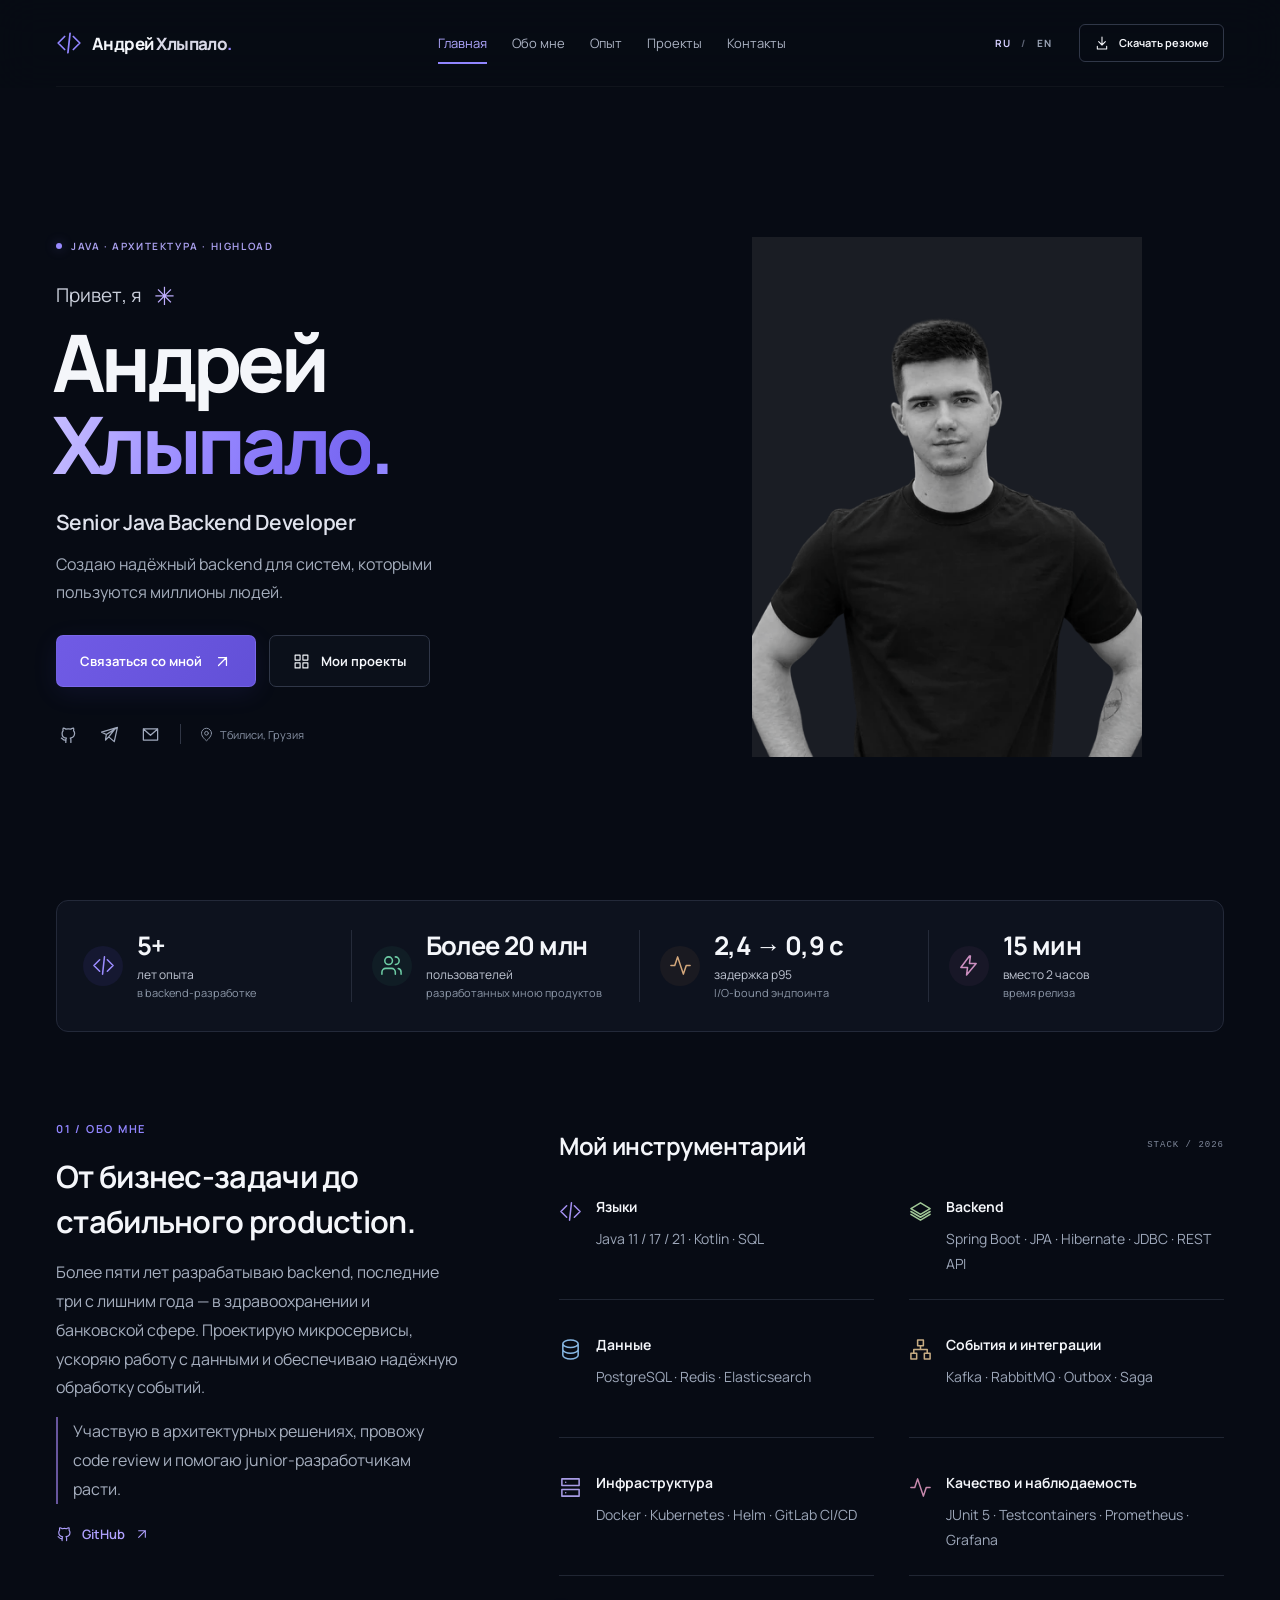
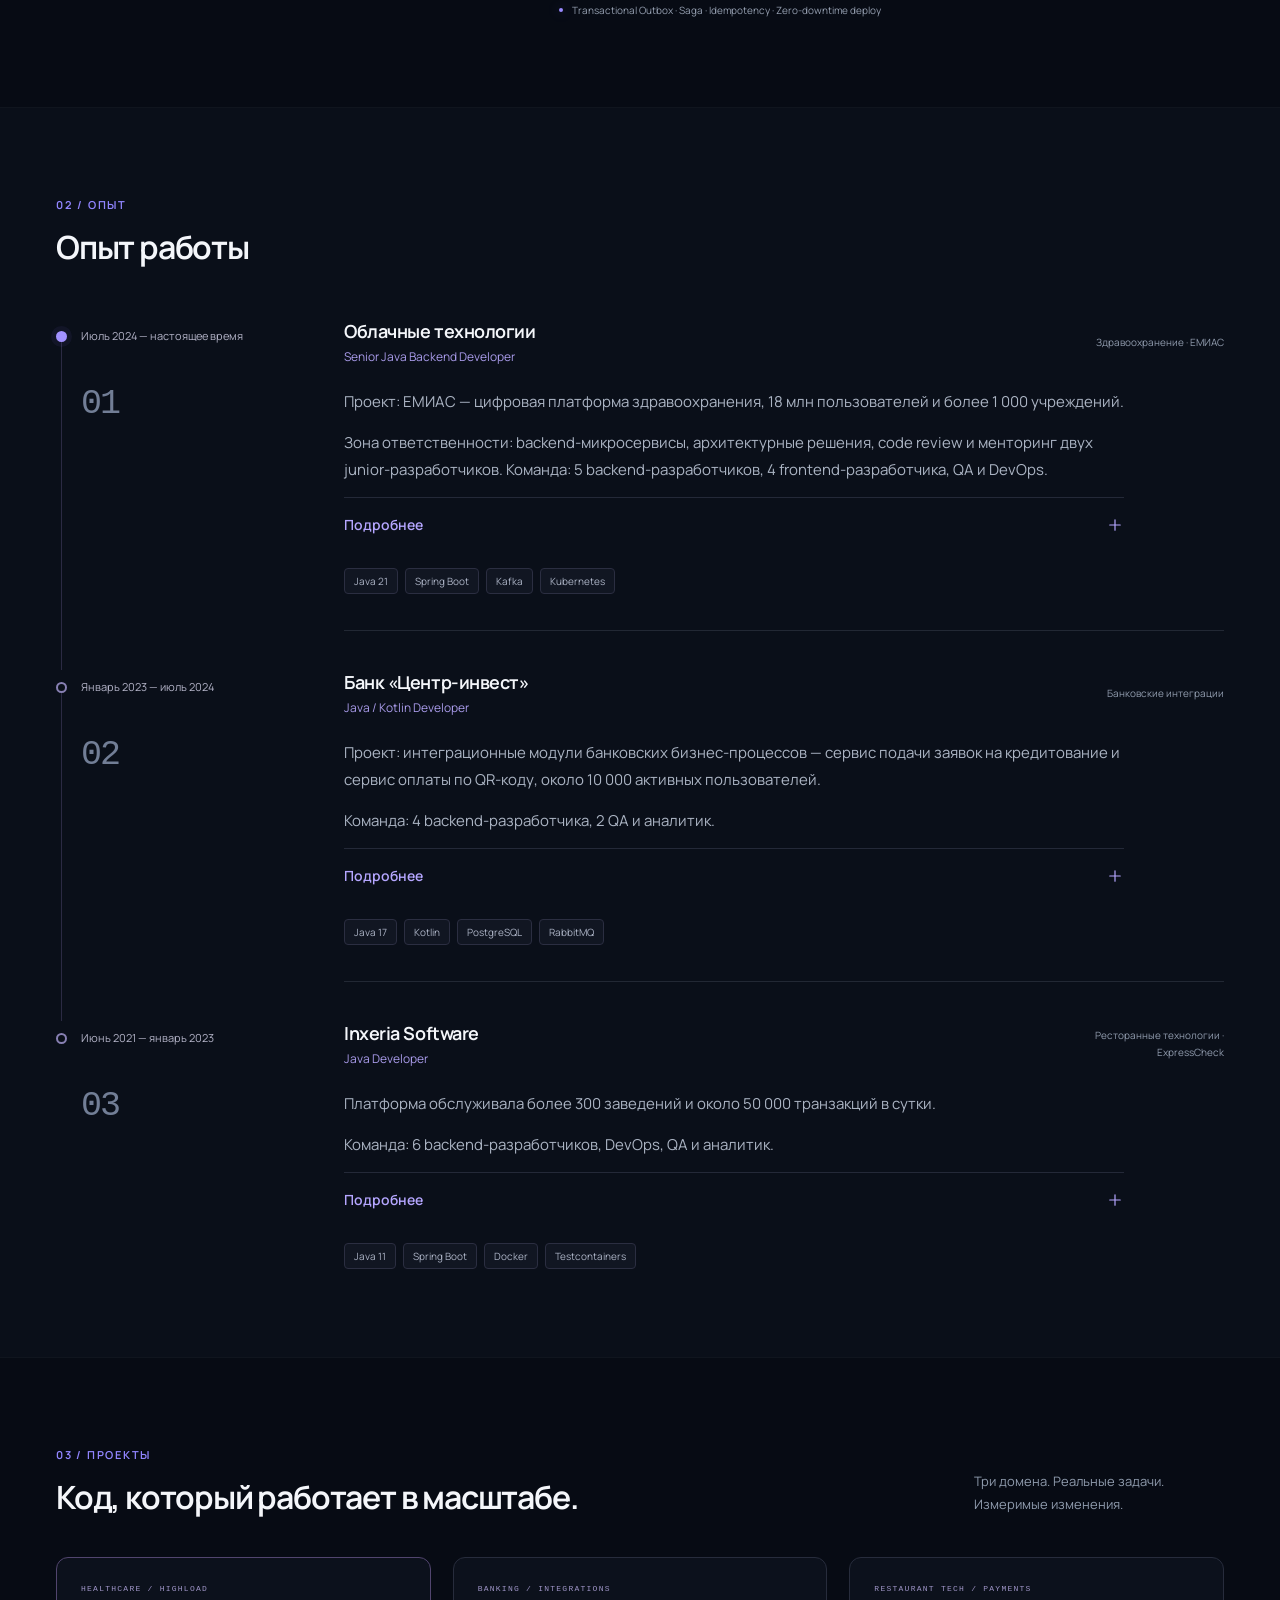
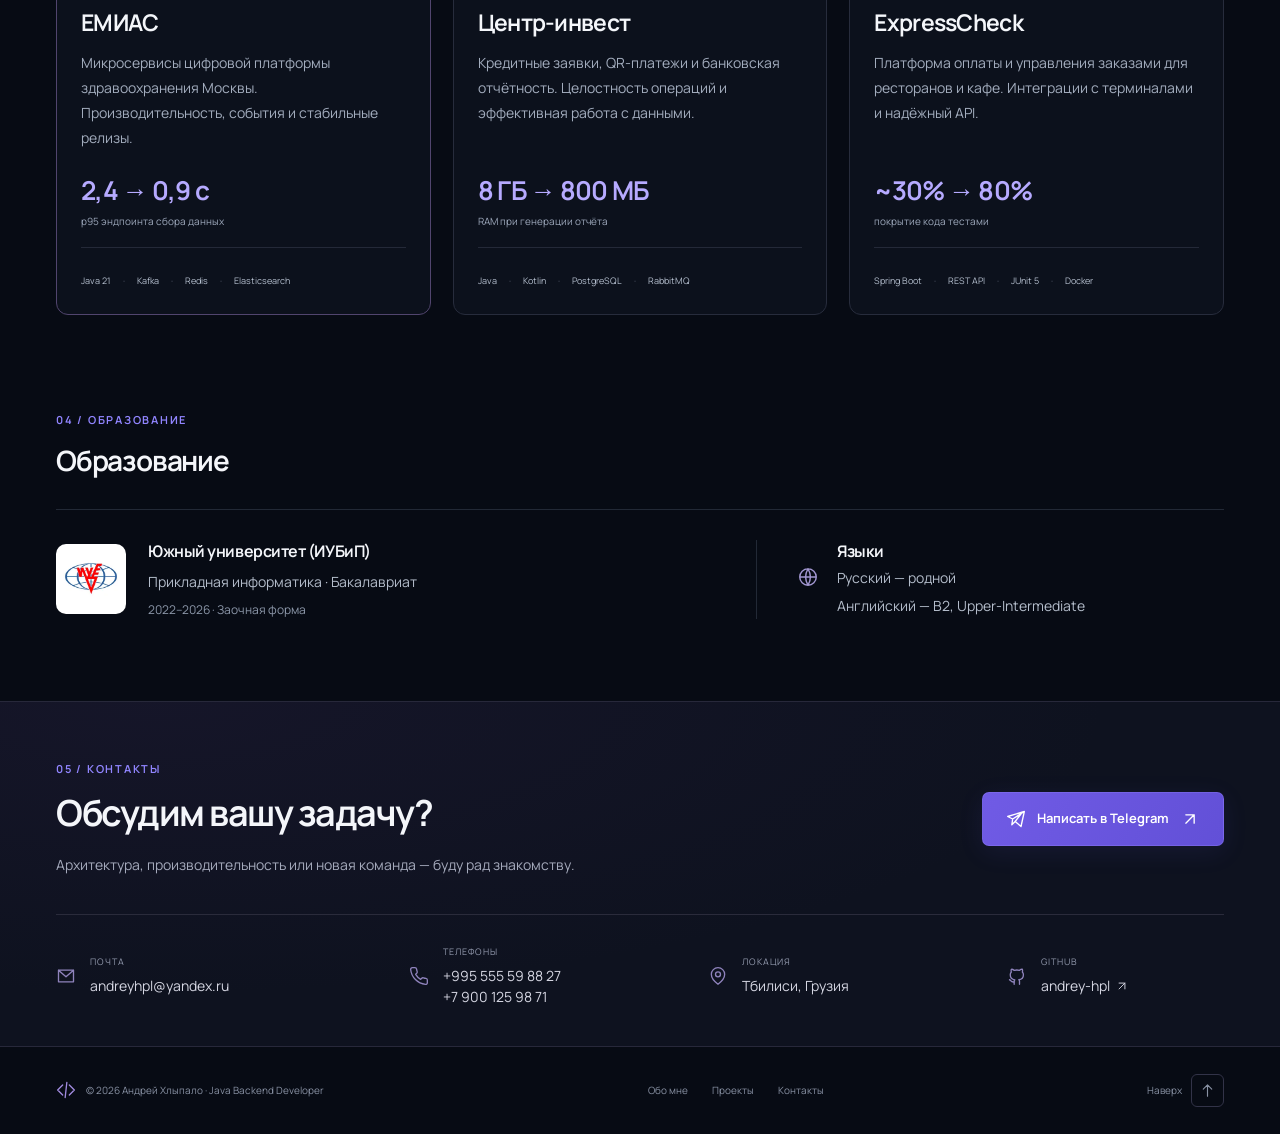
<file: ru/index.html>
<!doctype html>
<html lang="ru">
  <head>
    <meta charset="UTF-8" />
    <meta name="viewport" content="width=device-width, initial-scale=1" />
    <meta name="theme-color" content="#070B14" />
    <meta
      name="description"
      content="Senior Java Backend Developer. 5+ лет опыта: Java, Spring Boot, Kafka, PostgreSQL, Kubernetes. Высоконагруженные системы в здравоохранении и банковской сфере."
    />
    <meta
      property="og:title"
      content="Андрей Хлыпало — Senior Java Backend Developer"
    />
    <meta
      property="og:description"
      content="Senior Java Backend Developer. 5+ лет опыта: Java, Spring Boot, Kafka, PostgreSQL, Kubernetes. Высоконагруженные системы в здравоохранении и банковской сфере."
    />
    <meta property="og:type" content="profile" />
    <meta property="og:locale" content="ru_RU" />
    <link rel="icon" href="../favicon.svg" type="image/svg+xml" />
    <link rel="alternate" hreflang="ru" href="../ru/index.html" />
    <link rel="alternate" hreflang="en" href="../en/index.html" />
    <title>Андрей Хлыпало — Senior Java Backend Developer</title>
    <link rel="stylesheet" href="../css/styles.css" />
    <link rel="stylesheet" href="../css/hero.css" />
    <script src="../js/main.js" defer></script>
  </head>
  <body>
    <a class="skip-link" href="#main">К содержимому</a>
    <header class="site-header">
      <div class="container header-inner">
        <a class="brand" href="#home" aria-label="Андрей Хлыпало"
          ><span class="brand-symbol" aria-hidden="true"
            ><svg
              width="26"
              height="26"
              viewBox="0 0 24 24"
              fill="none"
              stroke="currentColor"
              stroke-width="1.6"
              stroke-linecap="round"
              stroke-linejoin="round"
              aria-hidden="true"
            >
              <path d="m8 6-6 6 6 6m8-12 6 6-6 6m-3-15-2 18"></path></svg></span
          ><span
            >Андрей<span class="brand-last"> Хлыпало</span
            ><span class="brand-dot">.</span></span
          ></a
        >
        <nav class="desktop-nav" aria-label="Основная навигация">
          <a href="#home" data-nav="home" class="active" aria-current="location"
            >Главная</a
          ><a href="#about" data-nav="about">Обо мне</a
          ><a href="#experience" data-nav="experience">Опыт</a
          ><a href="#projects" data-nav="projects">Проекты</a
          ><a href="#contact" data-nav="contact">Контакты</a>
        </nav>
        <div class="header-actions">
          <div class="language-switch" aria-label="Язык сайта">
            <a
              href="../ru/index.html"
              data-language="ru"
              lang="ru"
              aria-label="Русский"
              aria-current="page"
              >RU</a
            ><span aria-hidden="true">/</span
            ><a
              href="../en/index.html"
              data-language="en"
              lang="en"
              aria-label="English"
              >EN</a
            >
          </div>
          <a
            class="button button-small header-cv"
            href="../andrey-khlypalo-cv-ru.pdf"
            download
            title="Резюме в PDF"
            ><svg
              width="16"
              height="16"
              viewBox="0 0 24 24"
              fill="none"
              stroke="currentColor"
              stroke-width="1.6"
              stroke-linecap="round"
              stroke-linejoin="round"
              aria-hidden="true"
            >
              <path d="M12 3v12m-5-5 5 5 5-5M5 17v4h14v-4"></path></svg
            >Скачать резюме</a
          ><button
            class="menu-toggle"
            id="menu-open"
            aria-label="Открыть меню"
            aria-controls="mobile-menu"
            aria-expanded="false"
          >
            <span></span><span></span>
          </button>
        </div>
      </div>
    </header>
    <dialog id="mobile-menu" aria-label="Открыть меню">
      <div class="mobile-menu-head">
        <span class="mono">MENU / RU</span
        ><button id="menu-close" aria-label="Закрыть меню">×</button>
      </div>
      <nav aria-label="Мобильная навигация">
        <a href="#home"
          ><span class="mono">01</span>Главная<svg
            width="20"
            height="20"
            viewBox="0 0 24 24"
            fill="none"
            stroke="currentColor"
            stroke-width="1.6"
            stroke-linecap="round"
            stroke-linejoin="round"
            aria-hidden="true"
          >
            <path d="M7 17 17 7M7 7h10v10"></path></svg></a
        ><a href="#about"
          ><span class="mono">02</span>Обо мне<svg
            width="20"
            height="20"
            viewBox="0 0 24 24"
            fill="none"
            stroke="currentColor"
            stroke-width="1.6"
            stroke-linecap="round"
            stroke-linejoin="round"
            aria-hidden="true"
          >
            <path d="M7 17 17 7M7 7h10v10"></path></svg></a
        ><a href="#experience"
          ><span class="mono">03</span>Опыт<svg
            width="20"
            height="20"
            viewBox="0 0 24 24"
            fill="none"
            stroke="currentColor"
            stroke-width="1.6"
            stroke-linecap="round"
            stroke-linejoin="round"
            aria-hidden="true"
          >
            <path d="M7 17 17 7M7 7h10v10"></path></svg></a
        ><a href="#projects"
          ><span class="mono">04</span>Проекты<svg
            width="20"
            height="20"
            viewBox="0 0 24 24"
            fill="none"
            stroke="currentColor"
            stroke-width="1.6"
            stroke-linecap="round"
            stroke-linejoin="round"
            aria-hidden="true"
          >
            <path d="M7 17 17 7M7 7h10v10"></path></svg></a
        ><a href="#contact"
          ><span class="mono">05</span>Контакты<svg
            width="20"
            height="20"
            viewBox="0 0 24 24"
            fill="none"
            stroke="currentColor"
            stroke-width="1.6"
            stroke-linecap="round"
            stroke-linejoin="round"
            aria-hidden="true"
          >
            <path d="M7 17 17 7M7 7h10v10"></path></svg
        ></a>
      </nav>
      <a
        class="button button-primary"
        href="../andrey-khlypalo-cv-ru.pdf"
        download
        ><svg
          width="20"
          height="20"
          viewBox="0 0 24 24"
          fill="none"
          stroke="currentColor"
          stroke-width="1.6"
          stroke-linecap="round"
          stroke-linejoin="round"
          aria-hidden="true"
        >
          <path d="M12 3v12m-5-5 5 5 5-5M5 17v4h14v-4"></path></svg
        >Скачать резюме</a
      >
    </dialog>
    <main id="main">
      <section id="home" class="hero hero--portrait container" data-section>
        <div class="hero-copy">
          <div class="eyebrow hero-enter">
            <span class="status-dot"></span>JAVA · АРХИТЕКТУРА · HIGHLOAD
          </div>
          <p class="greeting hero-enter">
            Привет, я<span class="wave" aria-hidden="true">✳</span>
          </p>
          <h1 class="hero-enter">
            Андрей<br /><span>Хлыпало</span><span class="name-period">.</span>
          </h1>
          <p class="hero-role hero-enter">
            Senior Java<br class="role-break" />
            Backend Developer
          </p>
          <p class="hero-description hero-enter">
            Создаю надёжный backend для систем, которыми пользуются миллионы
            людей.
          </p>
          <div class="hero-actions hero-enter">
            <a
              class="button button-primary"
              href="https://t.me/andreyhpl"
              target="_blank"
              rel="noopener noreferrer"
              >Связаться со мной<svg
                width="19"
                height="19"
                viewBox="0 0 24 24"
                fill="none"
                stroke="currentColor"
                stroke-width="1.6"
                stroke-linecap="round"
                stroke-linejoin="round"
                aria-hidden="true"
              >
                <path d="M7 17 17 7M7 7h10v10"></path></svg></a
            ><a class="button button-secondary" href="#projects"
              ><svg
                width="17"
                height="17"
                viewBox="0 0 24 24"
                fill="none"
                stroke="currentColor"
                stroke-width="1.6"
                stroke-linecap="round"
                stroke-linejoin="round"
                aria-hidden="true"
              >
                <path
                  d="M3 3h7v7H3zM14 3h7v7h-7zM3 14h7v7H3zM14 14h7v7h-7z"
                ></path></svg
              >Мои проекты</a
            >
          </div>
          <div class="hero-meta hero-enter">
            <div class="socials">
              <a
                href="https://github.com/andrey-hpl"
                target="_blank"
                rel="noopener noreferrer"
                aria-label="GitHub"
                ><svg
                  width="19"
                  height="19"
                  viewBox="0 0 24 24"
                  fill="none"
                  stroke="currentColor"
                  stroke-width="1.6"
                  stroke-linecap="round"
                  stroke-linejoin="round"
                  aria-hidden="true"
                >
                  <path
                    d="M9 19c-4.3 1.3-4.3-2.2-6-2.5M15 22v-3.4c.1-1-.3-1.7-.8-2.1 2.7-.3 5.5-1.3 5.5-6a4.7 4.7 0 0 0-1.3-3.3c.1-.3.6-1.6-.1-3.3 0 0-1-.3-3.4 1.3a11.7 11.7 0 0 0-6.2 0C6.3 3.6 5.3 4 5.3 4c-.7 1.7-.2 3-.1 3.3a4.7 4.7 0 0 0-1.3 3.3c0 4.7 2.8 5.7 5.5 6-.4.4-.8 1-.8 2.1V22"
                  ></path></svg></a
              ><a
                href="https://t.me/andreyhpl"
                target="_blank"
                rel="noopener noreferrer"
                aria-label="Telegram"
                ><svg
                  width="19"
                  height="19"
                  viewBox="0 0 24 24"
                  fill="none"
                  stroke="currentColor"
                  stroke-width="1.6"
                  stroke-linecap="round"
                  stroke-linejoin="round"
                  aria-hidden="true"
                >
                  <path
                    d="m22 3-4 18-7-6-4 4 1-7L22 3ZM8 12 2 9l20-6M8 12l10-6-7 9"
                  ></path></svg></a
              ><a href="mailto:andreyhpl@yandex.ru" aria-label="Почта"
                ><svg
                  width="19"
                  height="19"
                  viewBox="0 0 24 24"
                  fill="none"
                  stroke="currentColor"
                  stroke-width="1.6"
                  stroke-linecap="round"
                  stroke-linejoin="round"
                  aria-hidden="true"
                >
                  <path d="M3 5h18v14H3zM3 5l9 8 9-8"></path></svg
              ></a>
            </div>
            <span class="meta-divider"></span
            ><span class="location"
              ><svg
                width="15"
                height="15"
                viewBox="0 0 24 24"
                fill="none"
                stroke="currentColor"
                stroke-width="1.6"
                stroke-linecap="round"
                stroke-linejoin="round"
                aria-hidden="true"
              >
                <path
                  d="M20 10c0 6-8 12-8 12S4 16 4 10a8 8 0 1 1 16 0ZM15 10a3 3 0 1 1-6 0 3 3 0 0 1 6 0"
                ></path></svg
              >Тбилиси, Грузия</span
            >
          </div>
        </div>
        <div class="hero-visual">
          <div class="portrait-frame">
            <img
              src="../assets/images/andrey-portrait-1024.webp"
              srcset="
                ../assets/images/andrey-portrait-450.webp   450w,
                ../assets/images/andrey-portrait-650.webp   650w,
                ../assets/images/andrey-portrait-1024.webp 1024w
              "
              alt="Портрет Андрея Хлыпало"
              sizes="(max-width: 600px) 32vw, (max-width: 820px) 280px, (max-width: 1200px) 340px, 390px"
              loading="eager"
              fetchpriority="high"
              decoding="async"
              width="1024"
              height="1536"
              class="portrait"
            />
          </div>
        </div>
      </section>
      <div class="container">
        <div class="stats-strip">
          <div class="stat">
            <span class="stat-icon stat-icon-0" aria-hidden="true"
              ><svg
                width="23"
                height="23"
                viewBox="0 0 24 24"
                fill="none"
                stroke="currentColor"
                stroke-width="1.6"
                stroke-linecap="round"
                stroke-linejoin="round"
              >
                <path d="m8 6-6 6 6 6m8-12 6 6-6 6m-3-15-2 18"></path></svg
            ></span>
            <div>
              <strong>5+</strong>
              <p>лет опыта</p>
              <span>в backend-разработке</span>
            </div>
          </div>
          <div class="stat">
            <span class="stat-icon stat-icon-1" aria-hidden="true"
              ><svg
                width="23"
                height="23"
                viewBox="0 0 24 24"
                fill="none"
                stroke="currentColor"
                stroke-width="1.6"
                stroke-linecap="round"
                stroke-linejoin="round"
              >
                <path
                  d="M16 21v-2a4 4 0 0 0-4-4H6a4 4 0 0 0-4 4v2M16 3a4 4 0 0 1 0 8m6 10v-2a4 4 0 0 0-3-3.87M13 7a4 4 0 1 1-8 0 4 4 0 0 1 8 0"
                ></path></svg
            ></span>
            <div>
              <strong>Более 20 млн</strong>
              <p>пользователей</p>
              <span>разработанных мною продуктов</span>
            </div>
          </div>
          <div class="stat">
            <span class="stat-icon stat-icon-2" aria-hidden="true"
              ><svg
                width="23"
                height="23"
                viewBox="0 0 24 24"
                fill="none"
                stroke="currentColor"
                stroke-width="1.6"
                stroke-linecap="round"
                stroke-linejoin="round"
              >
                <path d="M2 12h4l3-9 6 18 3-9h4"></path></svg
            ></span>
            <div>
              <strong>2,4 → 0,9 с</strong>
              <p>задержка p95</p>
              <span>I/O-bound эндпоинта</span>
            </div>
          </div>
          <div class="stat">
            <span class="stat-icon stat-icon-3" aria-hidden="true"
              ><svg
                width="23"
                height="23"
                viewBox="0 0 24 24"
                fill="none"
                stroke="currentColor"
                stroke-width="1.6"
                stroke-linecap="round"
                stroke-linejoin="round"
              >
                <path d="m13 2-9 12h7l-1 8 10-12h-7l1-8Z"></path></svg
            ></span>
            <div>
              <strong>15 мин</strong>
              <p>вместо 2 часов</p>
              <span>время релиза</span>
            </div>
          </div>
        </div>
      </div>
      <section class="section container about-section" id="about" data-section>
        <div class="about-copy reveal">
          <p class="eyebrow">01 / ОБО МНЕ</p>
          <h2 class="multiline">От бизнес-задачи до стабильного production.</h2>
          <p>
            Более пяти лет разрабатываю backend, последние три с лишним года — в
            здравоохранении и банковской сфере. Проектирую микросервисы, ускоряю
            работу с данными и обеспечиваю надёжную обработку событий.
          </p>
          <p class="about-note">
            Участвую в архитектурных решениях, провожу code review и помогаю
            junior-разработчикам расти.
          </p>
          <a
            href="https://github.com/andrey-hpl"
            class="text-link"
            target="_blank"
            rel="noopener noreferrer"
            ><svg
              width="17"
              height="17"
              viewBox="0 0 24 24"
              fill="none"
              stroke="currentColor"
              stroke-width="1.6"
              stroke-linecap="round"
              stroke-linejoin="round"
              aria-hidden="true"
            >
              <path
                d="M9 19c-4.3 1.3-4.3-2.2-6-2.5M15 22v-3.4c.1-1-.3-1.7-.8-2.1 2.7-.3 5.5-1.3 5.5-6a4.7 4.7 0 0 0-1.3-3.3c.1-.3.6-1.6-.1-3.3 0 0-1-.3-3.4 1.3a11.7 11.7 0 0 0-6.2 0C6.3 3.6 5.3 4 5.3 4c-.7 1.7-.2 3-.1 3.3a4.7 4.7 0 0 0-1.3 3.3c0 4.7 2.8 5.7 5.5 6-.4.4-.8 1-.8 2.1V22"
              ></path>
            </svg>
            GitHub
            <svg
              width="16"
              height="16"
              viewBox="0 0 24 24"
              fill="none"
              stroke="currentColor"
              stroke-width="1.6"
              stroke-linecap="round"
              stroke-linejoin="round"
              aria-hidden="true"
            >
              <path d="M7 17 17 7M7 7h10v10"></path></svg
          ></a>
        </div>
        <div class="skills reveal" id="skills">
          <div class="skills-heading">
            <h3>Мой инструментарий</h3>
            <span class="mono">STACK / 2026</span>
          </div>
          <div class="skills-grid">
            <div class="skill">
              <span class="skill-icon skill-color-0"
                ><svg
                  width="23"
                  height="23"
                  viewBox="0 0 24 24"
                  fill="none"
                  stroke="currentColor"
                  stroke-width="1.6"
                  stroke-linecap="round"
                  stroke-linejoin="round"
                  aria-hidden="true"
                >
                  <path d="m8 6-6 6 6 6m8-12 6 6-6 6m-3-15-2 18"></path></svg
              ></span>
              <div>
                <h4>Языки</h4>
                <p>Java 11 / 17 / 21 · Kotlin · SQL</p>
              </div>
            </div>
            <div class="skill">
              <span class="skill-icon skill-color-1"
                ><svg
                  width="23"
                  height="23"
                  viewBox="0 0 24 24"
                  fill="none"
                  stroke="currentColor"
                  stroke-width="1.6"
                  stroke-linecap="round"
                  stroke-linejoin="round"
                  aria-hidden="true"
                >
                  <path
                    d="m12 3 10 6-10 6L2 9l10-6Zm-10 12 10 6 10-6M2 12l10 6 10-6"
                  ></path></svg
              ></span>
              <div>
                <h4>Backend</h4>
                <p>Spring Boot · JPA · Hibernate · JDBC · REST API</p>
              </div>
            </div>
            <div class="skill">
              <span class="skill-icon skill-color-2"
                ><svg
                  width="23"
                  height="23"
                  viewBox="0 0 24 24"
                  fill="none"
                  stroke="currentColor"
                  stroke-width="1.6"
                  stroke-linecap="round"
                  stroke-linejoin="round"
                  aria-hidden="true"
                >
                  <path
                    d="M20 6c0 2-3.6 4-8 4S4 8 4 6s3.6-4 8-4 8 2 8 4ZM4 6v12c0 2 3.6 4 8 4s8-2 8-4V6M4 12c0 2 3.6 4 8 4s8-2 8-4"
                  ></path></svg
              ></span>
              <div>
                <h4>Данные</h4>
                <p>PostgreSQL · Redis · Elasticsearch</p>
              </div>
            </div>
            <div class="skill">
              <span class="skill-icon skill-color-3"
                ><svg
                  width="23"
                  height="23"
                  viewBox="0 0 24 24"
                  fill="none"
                  stroke="currentColor"
                  stroke-width="1.6"
                  stroke-linecap="round"
                  stroke-linejoin="round"
                  aria-hidden="true"
                >
                  <path
                    d="M9 2h6v6H9zM2 16h6v6H2zm14 0h6v6h-6zM12 8v4M5 16v-4h14v4"
                  ></path></svg
              ></span>
              <div>
                <h4>События и интеграции</h4>
                <p>Kafka · RabbitMQ · Outbox · Saga</p>
              </div>
            </div>
            <div class="skill">
              <span class="skill-icon skill-color-4"
                ><svg
                  width="23"
                  height="23"
                  viewBox="0 0 24 24"
                  fill="none"
                  stroke="currentColor"
                  stroke-width="1.6"
                  stroke-linecap="round"
                  stroke-linejoin="round"
                  aria-hidden="true"
                >
                  <path
                    d="M3 3h18v7H3zM3 14h18v7H3zM7 6.5h.01M7 17.5h.01"
                  ></path></svg
              ></span>
              <div>
                <h4>Инфраструктура</h4>
                <p>Docker · Kubernetes · Helm · GitLab CI/CD</p>
              </div>
            </div>
            <div class="skill">
              <span class="skill-icon skill-color-5"
                ><svg
                  width="23"
                  height="23"
                  viewBox="0 0 24 24"
                  fill="none"
                  stroke="currentColor"
                  stroke-width="1.6"
                  stroke-linecap="round"
                  stroke-linejoin="round"
                  aria-hidden="true"
                >
                  <path d="M2 12h4l3-9 6 18 3-9h4"></path></svg
              ></span>
              <div>
                <h4>Качество и наблюдаемость</h4>
                <p>JUnit 5 · Testcontainers · Prometheus · Grafana</p>
              </div>
            </div>
          </div>
          <div class="skills-foot">
            <span class="small-dot"></span
            ><span
              >Transactional Outbox · Saga · Idempotency · Zero-downtime
              deploy</span
            >
          </div>
        </div>
      </section>
      <section class="section experience-section" id="experience" data-section>
        <div class="container">
          <div class="section-heading reveal">
            <div>
              <p class="eyebrow">02 / ОПЫТ</p>
              <h2>Опыт работы</h2>
            </div>
          </div>
          <div class="timeline">
            <article class="experience-row reveal">
              <div class="experience-date">
                <span class="timeline-node"></span
                ><span>Июль 2024 — настоящее время</span
                ><span class="mono experience-number">01</span>
              </div>
              <div class="experience-main">
                <div class="company-heading">
                  <div>
                    <h3>Облачные технологии</h3>
                    <p class="job-role">Senior Java Backend Developer</p>
                  </div>
                  <span class="job-domain">Здравоохранение · ЕМИАС</span>
                </div>
                <div class="experience-description">
                  <div class="experience-preview">
                    <p>
                      Проект: ЕМИАС — цифровая платформа здравоохранения, 18 млн
                      пользователей и более 1 000 учреждений.
                    </p>
                    <p>
                      Зона ответственности: backend-микросервисы, архитектурные
                      решения, code review и менторинг двух
                      junior-разработчиков. Команда: 5 backend-разработчиков, 4
                      frontend-разработчика, QA и DevOps.
                    </p>
                  </div>
                  <details class="experience-details">
                    <summary>
                      <span class="details-show">Подробнее</span
                      ><span class="details-hide">Свернуть</span
                      ><svg
                        width="18"
                        height="18"
                        viewBox="0 0 24 24"
                        fill="none"
                        stroke="currentColor"
                        stroke-width="1.6"
                        stroke-linecap="round"
                        stroke-linejoin="round"
                        aria-hidden="true"
                      >
                        <path d="M12 5v14M5 12h14"></path>
                      </svg>
                    </summary>
                    <div class="experience-detail-content">
                      <h4>Надёжность и observability</h4>
                      <ul class="result-list">
                        <li>
                          Спроектировал и защитил на архитектурных ревью решения
                          для микросервисов: Transactional Outbox, exactly-once
                          Kafka и кэширование. Настроил health-checks, метрики
                          Prometheus/Grafana и SLI-алерты по latency, error rate
                          и consumer lag. Участвовал в разборе инцидентов и
                          снижении MTTR.
                        </li>
                        <li>
                          Внедрил exactly-once обработку критичных событий в
                          Kafka: Transactional Outbox, idempotent producer,
                          транзакции, acks=all, retry, DLQ и идемпотентные
                          потребители с дедупликацией по ID. Дубли
                          контролировались метриками.
                        </li>
                      </ul>
                      <h4>Оптимизация производительности</h4>
                      <ul class="result-list">
                        <li>
                          Перевёл I/O-bound сбор данных из внешних источников
                          (ЕРП, ЕРЗЛ) на Java 21 Virtual Threads: p95 latency
                          эндпоинта снизился с 2,4 до 0,9 с при 30 параллельных
                          запросах. Результат подтверждён нагрузочным тестом.
                        </li>
                        <li>
                          Снизил p95 latency read-endpoint’ов с 120 до 45 мс и
                          сократил обращения к PostgreSQL на 60% за счёт
                          кэширования справочников в Redis. Результат
                          подтверждён метриками Prometheus/Grafana за 30 дней.
                        </li>
                        <li>
                          Ускорил поиск по Elasticsearch на 50 млн документов:
                          p95 с 820 до 210 мс, агрегации — с 11 до 1,9 с.
                        </li>
                        <li>
                          Оптимизировал PostgreSQL-запросы: p95 снизился с 380
                          до 210 мс после устранения N+1 и добавления B-tree
                          индексов. Результат проверен через EXPLAIN ANALYZE.
                        </li>
                      </ul>
                      <h4>CI/CD и деплой</h4>
                      <ul class="result-list">
                        <li>
                          Стандартизировал деплой совместно с DevOps: написал
                          Helm-чарты, настроил liveness/readiness probes и
                          CI/CD-пайплайны в GitLab. Время релиза сократилось с 2
                          часов до 15 минут, создания нового сервиса — с 1 дня
                          до 40 минут, rollback — с 20 до 3 минут.
                        </li>
                      </ul>
                      <p class="experience-stack">
                        <strong>Стек:</strong> Java 17/21, Spring Boot, Spring
                        Data JPA, PostgreSQL, Redis, Elasticsearch, Apache
                        Kafka, RabbitMQ, Docker, Kubernetes, Helm, Prometheus,
                        Grafana, EFK, GitLab CI/CD.
                      </p>
                    </div>
                  </details>
                </div>
                <div class="tags">
                  <span>Java 21</span><span>Spring Boot</span><span>Kafka</span
                  ><span>Kubernetes</span>
                </div>
              </div>
            </article>
            <article class="experience-row reveal">
              <div class="experience-date">
                <span class="timeline-node"></span
                ><span>Январь 2023 — июль 2024</span
                ><span class="mono experience-number">02</span>
              </div>
              <div class="experience-main">
                <div class="company-heading">
                  <div>
                    <h3>Банк «Центр-инвест»</h3>
                    <p class="job-role">Java / Kotlin Developer</p>
                  </div>
                  <span class="job-domain">Банковские интеграции</span>
                </div>
                <div class="experience-description">
                  <div class="experience-preview">
                    <p>
                      Проект: интеграционные модули банковских бизнес-процессов
                      — сервис подачи заявок на кредитование и сервис оплаты по
                      QR-коду, около 10 000 активных пользователей.
                    </p>
                    <p>Команда: 4 backend-разработчика, 2 QA и аналитик.</p>
                  </div>
                  <details class="experience-details">
                    <summary>
                      <span class="details-show">Подробнее</span
                      ><span class="details-hide">Свернуть</span
                      ><svg
                        width="18"
                        height="18"
                        viewBox="0 0 24 24"
                        fill="none"
                        stroke="currentColor"
                        stroke-width="1.6"
                        stroke-linecap="round"
                        stroke-linejoin="round"
                        aria-hidden="true"
                      >
                        <path d="M12 5v14M5 12h14"></path>
                      </svg>
                    </summary>
                    <div class="experience-detail-content">
                      <h4>Задачи и результаты</h4>
                      <ul class="result-list">
                        <li>
                          Внедрил механизмы целостности распределённых операций:
                          Saga-координация, уникальные ключи транзакций в
                          PostgreSQL, компенсационные действия и идемпотентные
                          обработчики. После внедрения повторные и дублирующие
                          кредитные заявки не фиксировались.
                        </li>
                        <li>
                          Снизил потребление RAM с 8 ГБ до 800 МБ при генерации
                          отчёта для ЦБ на примерно 1,5 млн строк. Заменил
                          пакетную выгрузку через Hibernate на потоковый JDBC с
                          fetchSize=1000, batch-лимитами и очисткой контекста.
                          Устранил OOM; диагностику выполнял через JProfiler и
                          heap dump.
                        </li>
                        <li>
                          Сократил срок разработки типовых интеграций с 5 до 2
                          дней: оформил внутренние библиотеки на RabbitMQ и
                          Kafka как переиспользуемые Maven-модули.
                        </li>
                      </ul>
                      <p class="experience-stack">
                        <strong>Стек:</strong> Java 17, Kotlin, Spring Boot 2.7,
                        PostgreSQL, Spring Data JPA/Hibernate, JDBC, Apache
                        Kafka, RabbitMQ, JProfiler, Maven.
                      </p>
                    </div>
                  </details>
                </div>
                <div class="tags">
                  <span>Java 17</span><span>Kotlin</span><span>PostgreSQL</span
                  ><span>RabbitMQ</span>
                </div>
              </div>
            </article>
            <article class="experience-row reveal">
              <div class="experience-date">
                <span class="timeline-node"></span
                ><span>Июнь 2021 — январь 2023</span
                ><span class="mono experience-number">03</span>
              </div>
              <div class="experience-main">
                <div class="company-heading">
                  <div>
                    <h3>Inxeria Software</h3>
                    <p class="job-role">Java Developer</p>
                  </div>
                  <span class="job-domain"
                    >Ресторанные технологии · ExpressCheck</span
                  >
                </div>
                <div class="experience-description">
                  <div class="experience-preview">
                    <p>
                      Платформа обслуживала более 300 заведений и около 50 000
                      транзакций в сутки.
                    </p>
                    <p>
                      Команда: 6 backend-разработчиков, DevOps, QA и аналитик.
                    </p>
                  </div>
                  <details class="experience-details">
                    <summary>
                      <span class="details-show">Подробнее</span
                      ><span class="details-hide">Свернуть</span
                      ><svg
                        width="18"
                        height="18"
                        viewBox="0 0 24 24"
                        fill="none"
                        stroke="currentColor"
                        stroke-width="1.6"
                        stroke-linecap="round"
                        stroke-linejoin="round"
                        aria-hidden="true"
                      >
                        <path d="M12 5v14M5 12h14"></path>
                      </svg>
                    </summary>
                    <div class="experience-detail-content">
                      <h4>Задачи и результаты</h4>
                      <ul class="result-list">
                        <li>
                          Повысил покрытие кода тестами с примерно 30% до 80%:
                          unit-тесты на JUnit 5/Mockito и интеграционные тесты
                          на Testcontainers. Число регрессионных багов на релиз
                          сократилось с 10–12 до 2–3.
                        </li>
                        <li>
                          Разработал адаптеры для интеграции с более чем 5
                          типами ресторанных терминалов через REST API. Время
                          подключения нового типа терминала сократилось с 2
                          недель до 3 дней.
                        </li>
                        <li>
                          Реализовал backend API для мобильного приложения
                          CityCheers — около 20 000 загрузок.
                        </li>
                      </ul>
                      <p class="experience-stack">
                        <strong>Стек:</strong> Java 11, Spring Boot, PostgreSQL,
                        Docker, REST API, JUnit 5, Mockito, Testcontainers,
                        Kotlin.
                      </p>
                    </div>
                  </details>
                </div>
                <div class="tags">
                  <span>Java 11</span><span>Spring Boot</span><span>Docker</span
                  ><span>Testcontainers</span>
                </div>
              </div>
            </article>
          </div>
        </div>
      </section>
      <section
        class="section container projects-section"
        id="projects"
        data-section
      >
        <div class="section-heading reveal">
          <div>
            <p class="eyebrow">03 / ПРОЕКТЫ</p>
            <h2>Код, который работает в масштабе.</h2>
          </div>
          <p>Три домена. Реальные задачи. Измеримые изменения.</p>
        </div>
        <div class="projects-grid">
          <article class="project-card reveal featured-project">
            <div class="project-body">
              <p class="project-category mono">HEALTHCARE / HIGHLOAD</p>
              <h3>ЕМИАС</h3>
              <p class="project-description">
                Микросервисы цифровой платформы здравоохранения Москвы.
                Производительность, события и стабильные релизы.
              </p>
              <div class="project-metric">
                <strong>2,4 → 0,9 с</strong
                ><span>p95 эндпоинта сбора данных</span>
              </div>
              <div class="project-stack">
                <span>Java 21</span><span>Kafka</span><span>Redis</span
                ><span>Elasticsearch</span>
              </div>
            </div>
          </article>
          <article class="project-card reveal">
            <div class="project-body">
              <p class="project-category mono">BANKING / INTEGRATIONS</p>
              <h3>Центр-инвест</h3>
              <p class="project-description">
                Кредитные заявки, QR-платежи и банковская отчётность.
                Целостность операций и эффективная работа с данными.
              </p>
              <div class="project-metric">
                <strong>8 ГБ → 800 МБ</strong
                ><span>RAM при генерации отчёта</span>
              </div>
              <div class="project-stack">
                <span>Java</span><span>Kotlin</span><span>PostgreSQL</span
                ><span>RabbitMQ</span>
              </div>
            </div>
          </article>
          <article class="project-card reveal">
            <div class="project-body">
              <p class="project-category mono">RESTAURANT TECH / PAYMENTS</p>
              <h3>ExpressCheck</h3>
              <p class="project-description">
                Платформа оплаты и управления заказами для ресторанов и кафе.
                Интеграции с терминалами и надёжный API.
              </p>
              <div class="project-metric">
                <strong>~30% → 80%</strong><span>покрытие кода тестами</span>
              </div>
              <div class="project-stack">
                <span>Spring Boot</span><span>REST API</span><span>JUnit 5</span
                ><span>Docker</span>
              </div>
            </div>
          </article>
        </div>
      </section>
      <section
        class="section container education-section"
        id="education"
        data-section
      >
        <div class="reveal">
          <p class="eyebrow">04 / ОБРАЗОВАНИЕ</p>
          <h2>Образование</h2>
        </div>
        <div class="education-content reveal">
          <div class="education-school">
            <div class="university-logo">
              <img
                src="../assets/images/university.webp"
                alt="Южный университет (ИУБиП)"
                loading="lazy"
                decoding="async"
                width="180"
                height="180"
              />
            </div>
            <div>
              <h3>Южный университет (ИУБиП)</h3>
              <p>Прикладная информатика · Бакалавриат</p>
              <span>2022–2026 · Заочная форма</span>
            </div>
          </div>
          <div class="language-info">
            <span class="language-icon"
              ><svg
                width="22"
                height="22"
                viewBox="0 0 24 24"
                fill="none"
                stroke="currentColor"
                stroke-width="1.6"
                stroke-linecap="round"
                stroke-linejoin="round"
                aria-hidden="true"
              >
                <path
                  d="M21 12a9 9 0 1 1-18 0 9 9 0 0 1 18 0ZM3 12h18M12 3a18 18 0 0 1 0 18 18 18 0 0 1 0-18"
                ></path></svg
            ></span>
            <div>
              <h3>Языки</h3>
              <p>Русский — родной</p>
              <p>Английский — B2, Upper-Intermediate</p>
            </div>
          </div>
        </div>
      </section>
      <section id="contact" class="contact-section" data-section>
        <div class="container">
          <div class="contact-top reveal">
            <div>
              <p class="eyebrow">05 / КОНТАКТЫ</p>
              <h2>Обсудим вашу задачу?</h2>
              <p class="contact-description">
                Архитектура, производительность или новая команда — буду рад
                знакомству.
              </p>
            </div>
            <a
              class="button button-primary"
              href="https://t.me/andreyhpl"
              target="_blank"
              rel="noopener noreferrer"
              ><svg
                width="20"
                height="20"
                viewBox="0 0 24 24"
                fill="none"
                stroke="currentColor"
                stroke-width="1.6"
                stroke-linecap="round"
                stroke-linejoin="round"
                aria-hidden="true"
              >
                <path
                  d="m22 3-4 18-7-6-4 4 1-7L22 3ZM8 12 2 9l20-6M8 12l10-6-7 9"
                ></path></svg
              >Написать в Telegram<svg
                width="20"
                height="20"
                viewBox="0 0 24 24"
                fill="none"
                stroke="currentColor"
                stroke-width="1.6"
                stroke-linecap="round"
                stroke-linejoin="round"
                aria-hidden="true"
              >
                <path d="M7 17 17 7M7 7h10v10"></path></svg
            ></a>
          </div>
          <div class="contact-grid">
            <div class="contact-item">
              <svg
                width="20"
                height="20"
                viewBox="0 0 24 24"
                fill="none"
                stroke="currentColor"
                stroke-width="1.6"
                stroke-linecap="round"
                stroke-linejoin="round"
                aria-hidden="true"
              >
                <path d="M3 5h18v14H3zM3 5l9 8 9-8"></path>
              </svg>
              <div>
                <span>Почта</span
                ><a href="mailto:andreyhpl@yandex.ru">andreyhpl@yandex.ru</a>
              </div>
            </div>
            <div class="contact-item">
              <svg
                width="20"
                height="20"
                viewBox="0 0 24 24"
                fill="none"
                stroke="currentColor"
                stroke-width="1.6"
                stroke-linecap="round"
                stroke-linejoin="round"
                aria-hidden="true"
              >
                <path
                  d="M22 16.9V20a2 2 0 0 1-2.2 2A19.8 19.8 0 0 1 2 4.2 2 2 0 0 1 4 2h3.1a2 2 0 0 1 2 1.7c.1 1 .4 2 .7 2.9a2 2 0 0 1-.5 2.1L8 10a16 16 0 0 0 6 6l1.3-1.3a2 2 0 0 1 2.1-.5c.9.3 1.9.6 2.9.7a2 2 0 0 1 1.7 2Z"
                ></path>
              </svg>
              <div>
                <span>Телефоны</span>
                <a href="tel:+995555598827">+995 555 59 88 27</a>
                <a href="tel:+79001259871">+7 900 125 98 71</a>
              </div>
            </div>
            <div class="contact-item">
              <svg
                width="20"
                height="20"
                viewBox="0 0 24 24"
                fill="none"
                stroke="currentColor"
                stroke-width="1.6"
                stroke-linecap="round"
                stroke-linejoin="round"
                aria-hidden="true"
              >
                <path
                  d="M20 10c0 6-8 12-8 12S4 16 4 10a8 8 0 1 1 16 0ZM15 10a3 3 0 1 1-6 0 3 3 0 0 1 6 0"
                ></path>
              </svg>
              <div>
                <span>Локация</span>
                <p>Тбилиси, Грузия</p>
              </div>
            </div>
            <div class="contact-item">
              <svg
                width="20"
                height="20"
                viewBox="0 0 24 24"
                fill="none"
                stroke="currentColor"
                stroke-width="1.6"
                stroke-linecap="round"
                stroke-linejoin="round"
                aria-hidden="true"
              >
                <path
                  d="M9 19c-4.3 1.3-4.3-2.2-6-2.5M15 22v-3.4c.1-1-.3-1.7-.8-2.1 2.7-.3 5.5-1.3 5.5-6a4.7 4.7 0 0 0-1.3-3.3c.1-.3.6-1.6-.1-3.3 0 0-1-.3-3.4 1.3a11.7 11.7 0 0 0-6.2 0C6.3 3.6 5.3 4 5.3 4c-.7 1.7-.2 3-.1 3.3a4.7 4.7 0 0 0-1.3 3.3c0 4.7 2.8 5.7 5.5 6-.4.4-.8 1-.8 2.1V22"
                ></path>
              </svg>
              <div>
                <span>GitHub</span
                ><a
                  href="https://github.com/andrey-hpl"
                  target="_blank"
                  rel="noopener noreferrer"
                  >andrey-hpl
                  <svg
                    width="14"
                    height="14"
                    viewBox="0 0 24 24"
                    fill="none"
                    stroke="currentColor"
                    stroke-width="1.6"
                    stroke-linecap="round"
                    stroke-linejoin="round"
                    aria-hidden="true"
                  >
                    <path d="M7 17 17 7M7 7h10v10"></path></svg
                ></a>
              </div>
            </div>
          </div>
        </div>
      </section>
    </main>
    <footer class="container site-footer">
      <a href="#home" class="footer-brand"
        ><svg
          width="20"
          height="20"
          viewBox="0 0 24 24"
          fill="none"
          stroke="currentColor"
          stroke-width="1.6"
          stroke-linecap="round"
          stroke-linejoin="round"
          aria-hidden="true"
        >
          <path d="m8 6-6 6 6 6m8-12 6 6-6 6m-3-15-2 18"></path></svg
        ><span>© 2026 Андрей Хлыпало · Java Backend Developer</span></a
      >
      <nav aria-label="Навигация в подвале">
        <a href="#about">Обо мне</a><a href="#projects">Проекты</a
        ><a href="#contact">Контакты</a>
      </nav>
      <a class="back-top" href="#home"
        >Наверх<svg
          width="17"
          height="17"
          viewBox="0 0 24 24"
          fill="none"
          stroke="currentColor"
          stroke-width="1.6"
          stroke-linecap="round"
          stroke-linejoin="round"
          aria-hidden="true"
        >
          <path d="M12 20V4m-6 6 6-6 6 6"></path></svg
      ></a>
    </footer>
  </body>
</html>
</file>
<file: css/styles.css>
@font-face {
  font-family: Manrope Variable;
  font-style: normal;
  font-display: swap;
  font-weight: 200 800;
  src: url(../assets/fonts/manrope-cyrillic-ext-wght-normal.woff2)
    format("woff2-variations");
  unicode-range:
    U+460-52F, U+1C80-1C8A, U+20B4, U+2DE0-2DFF, U+A640-A69F, U+FE2E-FE2F;
}
@font-face {
  font-family: Manrope Variable;
  font-style: normal;
  font-display: swap;
  font-weight: 200 800;
  src: url(../assets/fonts/manrope-cyrillic-wght-normal.woff2)
    format("woff2-variations");
  unicode-range: U+301, U+400-45F, U+490-491, U+4B0-4B1, U+2116;
}
@font-face {
  font-family: Manrope Variable;
  font-style: normal;
  font-display: swap;
  font-weight: 200 800;
  src: url(../assets/fonts/manrope-greek-wght-normal.woff2)
    format("woff2-variations");
  unicode-range: U+370-377, U+37A-37F, U+384-38A, U+38C, U+38E-3A1, U+3A3-3FF;
}
@font-face {
  font-family: Manrope Variable;
  font-style: normal;
  font-display: swap;
  font-weight: 200 800;
  src: url(../assets/fonts/manrope-vietnamese-wght-normal.woff2)
    format("woff2-variations");
  unicode-range:
    U+102-103, U+110-111, U+128-129, U+168-169, U+1A0-1A1, U+1AF-1B0, U+300-301,
    U+303-304, U+308-309, U+323, U+329, U+1EA0-1EF9, U+20AB;
}
@font-face {
  font-family: Manrope Variable;
  font-style: normal;
  font-display: swap;
  font-weight: 200 800;
  src: url(../assets/fonts/manrope-latin-ext-wght-normal.woff2)
    format("woff2-variations");
  unicode-range:
    U+100-2BA, U+2BD-2C5, U+2C7-2CC, U+2CE-2D7, U+2DD-2FF, U+304, U+308, U+329,
    U+1D00-1DBF, U+1E00-1E9F, U+1EF2-1EFF, U+2020, U+20A0-20AB, U+20AD-20C0,
    U+2113, U+2C60-2C7F, U+A720-A7FF;
}
@font-face {
  font-family: Manrope Variable;
  font-style: normal;
  font-display: swap;
  font-weight: 200 800;
  src: url(../assets/fonts/manrope-latin-wght-normal.woff2)
    format("woff2-variations");
  unicode-range:
    U+??, U+131, U+152-153, U+2BB-2BC, U+2C6, U+2DA, U+2DC, U+304, U+308, U+329,
    U+2000-206F, U+20AC, U+2122, U+2191, U+2193, U+2212, U+2215, U+FEFF, U+FFFD;
}
:root {
  font-family: "Manrope Variable", Manrope, Arial, sans-serif;
  color: #f4f6fa;
  background: #070b14;
  font-synthesis: none;
  --bg: #070b14;
  --surface: #0d121e;
  --border: #222936;
  --muted: #a6aebb;
  --violet: #9185ff;
  --accent: #695cff;
  --container: 1248px;
  --header-height: 88px;
  color-scheme: dark;
}
* {
  box-sizing: border-box;
}
html {
  scroll-behavior: smooth;
  scroll-padding-top: 106px;
}
body {
  margin: 0;
  overflow-x: clip;
}
button,
a,
summary {
  -webkit-tap-highlight-color: transparent;
}
button,
a {
  touch-action: manipulation;
}
button {
  font: inherit;
}
a {
  color: inherit;
  text-decoration: none;
}
button {
  color: inherit;
}
p,
h1,
h2,
h3,
h4 {
  margin: 0;
}
p {
  line-height: 1.75;
}
img {
  max-width: 100%;
  display: block;
}
svg {
  flex-shrink: 0;
}
button {
  cursor: pointer;
}
::selection {
  background: #695cff80;
  color: #fff;
}
:focus-visible {
  outline: 2px solid #b6afff;
  outline-offset: 5px;
  border-radius: 3px;
}
a,
button,
summary {
  transition:
    color 0.18s,
    background 0.18s,
    transform 0.18s,
    border-color 0.18s,
    box-shadow 0.18s;
}
.container {
  width: calc(100% - 112px);
  max-width: var(--container);
  margin-inline: auto;
}
.mono {
  font-family: ui-monospace, SFMono-Regular, Consolas, monospace;
}
.eyebrow {
  font-size: 11px;
  font-weight: 650;
  letter-spacing: 0.16em;
  color: var(--violet);
  line-height: 1.6;
}
.section {
  padding-block: 88px;
  scroll-margin-top: 20px;
}
h2 {
  font-size: clamp(27px, 2.5vw, 36px);
  font-weight: 650;
  letter-spacing: -1.2px;
  line-height: 1.3;
}
h3 {
  font-size: 20px;
  font-weight: 650;
  letter-spacing: -0.45px;
}
.multiline {
  white-space: pre-line;
}
.skip-link {
  position: fixed;
  left: 20px;
  top: -100px;
  padding: 14px 20px;
  background: var(--accent);
  z-index: 200;
}
.skip-link:focus {
  top: 15px;
}
.site-header {
  position: sticky;
  top: 0;
  z-index: 30;
  height: var(--header-height);
  background: #070b14e8;
  backdrop-filter: blur(20px);
  border-bottom: 1px solid transparent;
  transition: border-color 0.2s;
}
.site-header.scrolled {
  border-color: var(--border);
}
.header-inner {
  display: flex;
  align-items: center;
  justify-content: space-between;
  gap: 22px;
  height: 100%;
  border-bottom: 1px solid #ffffff0a;
}
.brand {
  display: flex;
  align-items: center;
  gap: 10px;
  font-size: 17px;
  letter-spacing: -0.55px;
  white-space: nowrap;
  font-weight: 750;
}
.brand-symbol {
  color: var(--violet);
  display: flex;
}
.brand-last {
  color: #d8d8e6;
}
.brand-dot {
  color: var(--violet);
}
.desktop-nav {
  display: flex;
  gap: 25px;
  height: 100%;
  align-items: center;
}
.desktop-nav a {
  position: relative;
  font-size: 12px;
  color: #aab2c2;
  display: flex;
  height: 100%;
  align-items: center;
}
.desktop-nav a:after {
  content: "";
  position: absolute;
  height: 2px;
  bottom: 22px;
  left: 0;
  right: 0;
  background: var(--violet);
  transform: scaleX(0);
  transition: transform 0.2s;
}
.desktop-nav a:hover,
.desktop-nav a.active {
  color: #b0a7ff;
}
.desktop-nav a.active:after {
  transform: scaleX(1);
}
.header-actions {
  display: flex;
  align-items: center;
  gap: 23px;
}
.language-switch {
  display: flex;
  align-items: center;
  gap: 7px;
  font-size: 10px;
  letter-spacing: 0.06em;
  font-weight: 700;
}
.language-switch > span {
  color: #5d6474;
}
.language-switch a {
  color: #9aa4b5;
  display: flex;
  align-items: center;
  justify-content: center;
  min-height: 44px;
  min-width: 23px;
}
.language-switch a[aria-current] {
  color: #d5cfff;
}
.button {
  display: inline-flex;
  align-items: center;
  justify-content: center;
  gap: 11px;
  min-height: 52px;
  border: 1px solid #303748;
  padding: 0 23px;
  border-radius: 7px;
  font-size: 13px;
  font-weight: 650;
  line-height: 1.3;
  white-space: nowrap;
}
.button-primary {
  background: linear-gradient(120deg, #705be5, #6250d7);
  border-color: #9f91ff40;
  color: white;
  box-shadow: 0 6px 26px #695cff18;
}
.button-primary:hover {
  transform: translateY(-2px);
  box-shadow: 0 7px 30px #695cff40;
  filter: brightness(1.02);
}
.button-secondary {
  background: #0b101a;
}
.button-secondary:hover,
.button-small:hover {
  background: #17172c;
  border-color: #7062be;
}
.button:active {
  transform: translateY(0);
}
.button-small {
  font-size: 11px;
  min-height: 38px;
  padding-inline: 14px;
  border-radius: 6px;
  gap: 9px;
}
.menu-toggle {
  display: none;
  width: 44px;
  height: 44px;
  border: 1px solid var(--border);
  background: transparent;
  border-radius: 6px;
  align-items: center;
  justify-content: center;
  flex-direction: column;
  gap: 6px;
}
.menu-toggle span {
  width: 18px;
  height: 1px;
  background: #f4f6fa;
}
#mobile-menu {
  width: min(430px, calc(100% - 32px));
  padding: 24px;
  border: 1px solid #303449;
  border-radius: 16px;
  background: #0d121e;
  max-height: calc(100svh - 32px);
  color: inherit;
}
#mobile-menu::backdrop {
  background: #02050bc9;
  backdrop-filter: blur(8px);
}
.mobile-menu-head {
  display: flex;
  justify-content: space-between;
  align-items: center;
  color: var(--violet);
  font-size: 12px;
}
.mobile-menu-head button {
  border: 0;
  background: transparent;
  font-size: 30px;
  width: 44px;
  height: 44px;
}
#mobile-menu nav {
  display: grid;
  margin: 15px 0 28px;
}
#mobile-menu nav a {
  padding: 17px 0;
  display: flex;
  gap: 18px;
  border-bottom: 1px solid var(--border);
  align-items: center;
  font-size: 21px;
}
#mobile-menu nav a .mono {
  font-size: 11px;
  color: #858ca0;
}
#mobile-menu nav a svg {
  margin-left: auto;
}
#mobile-menu .button {
  width: 100%;
}
.menu-is-open {
  overflow: hidden;
}
.hero {
  position: relative;
  display: grid;
  grid-template-columns: 1.03fr 1fr;
  min-height: 660px;
  align-items: center;
  gap: 42px;
  padding-block: 51px 45px;
}
.hero-copy {
  position: relative;
  z-index: 2;
  padding-bottom: 4px;
}
.hero .eyebrow {
  display: flex;
  align-items: center;
  gap: 9px;
  font-size: 10px;
  letter-spacing: 0.16em;
  margin-bottom: 25px;
  color: #aaa0ee;
}
.status-dot,
.small-dot {
  display: inline-block;
  width: 6px;
  height: 6px;
  border-radius: 50%;
  background: #998aff;
  box-shadow: 0 0 12px #9185ff60;
  flex-shrink: 0;
}
.greeting {
  display: flex;
  gap: 12px;
  align-items: center;
  font-size: 19px;
  color: #cbd0dc;
  margin-bottom: 9px;
}
.wave {
  color: #c0afff;
  font-size: 25px;
  line-height: 1;
}
h1 {
  font-size: clamp(64px, 6.2vw, 88px);
  letter-spacing: -4.7px;
  line-height: 1.035;
  font-weight: 750;
  margin-left: -4px;
}
h1 > span:not(.name-period) {
  background: linear-gradient(110deg, #c3baff 6%, #9788ff 48%, #7160ef);
  background-clip: text;
  -webkit-background-clip: text;
  color: transparent;
}
h1 .name-period {
  color: var(--violet);
}
.hero-role {
  font-size: 21px;
  line-height: 1.45;
  font-weight: 600;
  letter-spacing: -0.55px;
  margin-top: 22px;
  color: #e0e3ed;
}
.role-break {
  display: none;
}
.hero-description {
  font-size: 16px;
  color: #a5aebd;
  max-width: 390px;
  margin-top: 13px;
  line-height: 1.75;
}
.hero-actions {
  display: flex;
  gap: 13px;
  margin-top: 29px;
}
.hero-meta {
  display: flex;
  align-items: center;
  gap: 18px;
  margin-top: 29px;
}
.socials {
  display: flex;
  gap: 17px;
}
.socials a {
  display: flex;
  color: #a0a9bc;
  align-items: center;
  justify-content: center;
  width: 24px;
  min-height: 36px;
}
.socials a:hover {
  color: var(--violet);
  transform: translateY(-2px);
}
.meta-divider {
  height: 20px;
  width: 1px;
  background: #303645;
}
.location {
  display: flex;
  align-items: center;
  gap: 6px;
  color: #8791a3;
  font-size: 11px;
}
.hero-visual {
  height: 548px;
  position: relative;
  isolation: isolate;
  align-self: center;
  margin-left: 12px;
}
.portrait-glow {
  position: absolute;
  left: 6%;
  right: 1%;
  top: 9%;
  height: 84%;
  border-radius: 50%;
  background: radial-gradient(
    ellipse at 60% 50%,
    #5542c48c 0%,
    #4533a659 40%,
    #291d5038 62%,
    transparent 75%
  );
  filter: blur(26px);
  opacity: 0.55;
  z-index: -2;
  will-change: transform;
}
.portrait-frame {
  position: absolute;
  inset: 12px 20px 0 27px;
  overflow: hidden;
  border-radius: 46% 46% 11% 11%;
  mask-image: linear-gradient(to bottom, #000 70%, #000d 84%, transparent 100%);
  background: #101623;
}
.portrait {
  display: block;
  height: 100%;
  width: auto;
  max-width: 100%;
  margin-inline: auto;
  object-fit: contain;
  object-position: center bottom;
  transform: scale(0.95);
  transform-origin: center bottom;
  filter: brightness(0.8) saturate(0.55);
  opacity: 0.9;
  mask-image: linear-gradient(
    90deg,
    transparent,
    #000 7%,
    #000 93%,
    transparent
  );
}
.portrait-frame:after {
  content: "";
  position: absolute;
  inset: 0;
  background: linear-gradient(0deg, #070b14 0%, transparent 26%);
  pointer-events: none;
}
.dot-field {
  position: absolute;
  top: -4px;
  right: -11px;
  width: 142px;
  height: 167px;
  background-image: radial-gradient(#9482db63 1.2px, transparent 1.2px);
  background-size: 13px 13px;
  z-index: -1;
  mask-image: linear-gradient(135deg, transparent, #000 65%);
}
.portrait-label {
  position: absolute;
  right: -22px;
  top: 41%;
  writing-mode: vertical-rl;
  font-size: 8px;
  color: #8a829e;
  letter-spacing: 3px;
}
.proof {
  position: absolute;
  display: flex;
  align-items: center;
  gap: 13px;
  padding: 15px 19px;
  background: linear-gradient(120deg, #181d31f2, #101625e8);
  border: 1px solid #8186b72b;
  box-shadow: 0 16px 40px #0003;
  border-radius: 12px;
  backdrop-filter: blur(16px);
  z-index: 2;
  max-width: 230px;
}
.proof-icon {
  display: grid;
  place-items: center;
  border: 1px solid #8d79ff25;
  color: #ac9cff;
  background: #7565e51a;
  width: 42px;
  height: 42px;
  border-radius: 10px;
  flex-shrink: 0;
}
.proof strong {
  display: block;
  font-size: 27px;
  font-weight: 750;
  line-height: 1;
  color: #c0b4ff;
  letter-spacing: -1px;
}
.proof strong > span {
  font-size: 23px;
}
.proof p {
  font-size: 10px;
  line-height: 1.5;
  color: #bcc1d1;
  margin-top: 6px;
  max-width: 122px;
}
.proof-experience {
  top: 106px;
  left: -16px;
}
.proof-services {
  right: -10px;
  bottom: 66px;
}
.visual-cross {
  position: absolute;
  bottom: 37px;
  left: 14px;
  font-size: 33px;
  font-weight: 200;
  color: #9185ff7d;
}
.stats-strip {
  display: grid;
  grid-template-columns: repeat(4, 1fr);
  padding: 29px 6px;
  background: linear-gradient(100deg, #101522, #0d111c);
  border: 1px solid #232939;
  border-radius: 12px;
}
.stat {
  display: flex;
  align-items: center;
  justify-content: center;
  gap: 18px;
  border-right: 1px solid #252b3a;
}
.stat:last-child {
  border-right: 0;
}
.stat-icon {
  width: 46px;
  height: 46px;
  display: grid;
  place-items: center;
  background: #695cff15;
  border-radius: 50%;
  color: #9b8cff;
}
.stat-icon-1 {
  color: #6dcca5;
  background: #48b78a10;
}
.stat-icon-2 {
  color: #d4a87c;
  background: #df925510;
}
.stat-icon-3 {
  color: #cc8fc0;
  background: #c263ad10;
}
.stat strong {
  font-size: 29px;
  letter-spacing: -1px;
  line-height: 1.25;
  font-weight: 700;
}
.stat p {
  font-size: 12px;
  line-height: 1.5;
  margin-top: 4px;
  color: #c0c6d3;
}
.stat div > span {
  font-size: 10px;
  color: #8d98a9;
  line-height: 1.6;
}
.about-section {
  display: grid;
  grid-template-columns: 0.88fr 1.45fr;
  gap: 100px;
}
.about-copy h2 {
  margin-top: 17px;
  font-size: 38px;
  letter-spacing: -1.4px;
}
.about-lead {
  font-size: 16px;
  font-weight: 600;
  color: #e0e3ed;
  margin-top: 23px;
  line-height: 1.65 !important;
}
.about-copy > p:not(.eyebrow):not(.about-lead) {
  font-size: 14px;
  color: #a6afbf;
  line-height: 1.9;
  margin-top: 15px;
}
.about-note {
  padding-left: 15px;
  border-left: 2px solid #67569d;
}
.text-link {
  display: inline-flex;
  align-items: center;
  gap: 9px;
  color: #b0a1ff;
  font-size: 13px;
  font-weight: 600;
  margin-top: 21px;
}
.text-link:hover {
  color: #d1c9ff;
}
.text-link:hover svg:last-child {
  transform: translate(2px, -2px);
}
.skills {
  padding-top: 9px;
}
.skills-heading {
  display: flex;
  align-items: center;
  justify-content: space-between;
  margin-bottom: 25px;
}
.skills-heading h3 {
  font-size: 24px;
}
.skills-heading > span {
  color: #7f889b;
  font-size: 9px;
  letter-spacing: 1px;
}
.skills-grid {
  display: grid;
  grid-template-columns: 1fr 1fr;
  column-gap: 35px;
  row-gap: 25px;
}
.skill {
  display: flex;
  gap: 14px;
  align-items: flex-start;
  border-bottom: 1px solid #202633;
  min-height: 104px;
  padding-block: 10px 20px;
}
.skill-icon {
  color: #a390f0;
  padding-top: 3px;
  display: flex;
}
.skill-color-1 {
  color: #a1c997;
}
.skill-color-2 {
  color: #87b8e4;
}
.skill-color-3 {
  color: #c6ac83;
}
.skill-color-4 {
  color: #a89ce5;
}
.skill-color-5 {
  color: #c789ad;
}
.skill h4 {
  font-size: 13px;
  font-weight: 650;
  margin-bottom: 10px;
}
.skill p {
  font-size: 12px;
  line-height: 1.9;
  color: #9da7b9;
}
.skills-foot {
  display: flex;
  align-items: center;
  gap: 9px;
  margin-top: 25px;
  color: #959fb0;
  font-size: 10px;
  line-height: 1.8;
}
.skills-foot .small-dot {
  width: 4px;
  height: 4px;
}
.section-heading {
  display: flex;
  align-items: flex-end;
  justify-content: space-between;
  gap: 50px;
  margin-bottom: 38px;
}
.section-heading h2 {
  margin-top: 14px;
}
.section-heading > p {
  color: #8f9bad;
  font-size: 12px;
  max-width: 250px;
  padding-bottom: 3px;
  flex-shrink: 0;
}
.experience-section {
  background: #0a0f19;
  border-block: 1px solid #ffffff06;
}
.timeline {
  margin-top: 50px;
}
.experience-row {
  display: grid;
  grid-template-columns: 240px 1fr;
  gap: 48px;
  padding-bottom: 39px;
  position: relative;
}
.experience-row:not(:last-child):before {
  content: "";
  position: absolute;
  top: 14px;
  bottom: 0;
  width: 1px;
  background: #2b2a43;
  left: 5px;
}
.experience-row:last-child {
  padding-bottom: 0;
}
.experience-date {
  padding-left: 25px;
  position: relative;
  padding-top: 7px;
  color: #b3b3c7;
  font-size: 11px;
  line-height: 1.8;
}
.timeline-node {
  position: absolute;
  top: 12px;
  left: 0;
  width: 11px;
  height: 11px;
  border-radius: 50%;
  border: 2px solid #8880b3;
  background: #0a0f19;
}
.experience-row:first-child .timeline-node {
  background: #a292ff;
  border-color: #a292ff;
  box-shadow: 0 0 0 5px #8b72ff10;
}
.experience-number {
  display: block;
  color: #727e96;
  font-size: 35px;
  letter-spacing: -2px;
  margin-top: 27px;
}
.experience-main {
  padding-bottom: 36px;
  border-bottom: 1px solid #222834;
}
.experience-row:last-child .experience-main {
  padding-bottom: 0;
  border-bottom: 0;
}
.company-heading {
  display: flex;
  align-items: center;
  gap: 15px;
}
.company-heading h3 {
  font-size: 18px;
}
.job-role {
  font-size: 12px;
  color: #a99bea;
  margin-top: 5px;
  line-height: 1.5;
}
.job-domain {
  margin-left: auto;
  color: #919cae;
  font-size: 10px;
  max-width: 170px;
  line-height: 1.7;
  text-align: right;
}
.job-description {
  font-size: 14px;
  color: #c1c7d3;
  line-height: 1.85;
  margin-top: 22px;
  max-width: 760px;
}
.result-list {
  padding: 0;
  list-style: none;
  display: grid;
  gap: 8px;
  margin: 15px 0 20px;
}
.result-list li {
  position: relative;
  padding-left: 16px;
  font-size: 12px;
  color: #969fb1;
  line-height: 1.85;
}
.result-list li:before {
  content: "";
  position: absolute;
  top: 10px;
  left: 0;
  width: 4px;
  height: 4px;
  border-radius: 50%;
  background: #7d6daf;
}
.tags {
  display: flex;
  flex-wrap: wrap;
  gap: 7px;
}
.tags span {
  font-size: 10px;
  color: #acb3c5;
  border: 1px solid #2b2e41;
  border-radius: 4px;
  padding: 4px 9px;
  background: #111622;
  line-height: 1.6;
}
.projects-grid {
  display: grid;
  grid-template-columns: repeat(3, minmax(0, 1fr));
  gap: 22px;
  align-items: start;
}
.project-card {
  border: 1px solid #272c3c;
  background: #0c111c;
  border-radius: 12px;
  overflow: hidden;
  transition:
    border-color 0.22s,
    transform 0.22s;
}
.project-card:hover {
  border-color: #5e537e;
}
.featured-project {
  border-color: #51456e;
}
.project-art {
  height: 195px;
  position: relative;
  display: flex;
  align-items: center;
  justify-content: center;
  overflow: hidden;
  border-bottom: 1px solid #ffffff06;
}
.art-emias {
  background: radial-gradient(
    ellipse at 50% 90%,
    #294073,
    #172745 60%,
    #111e35
  );
}
.art-bank {
  background: radial-gradient(
    ellipse at 50% 70%,
    #294539,
    #182923 65%,
    #14251f
  );
}
.art-expresscheck {
  background: radial-gradient(
    ellipse at 50% 70%,
    #30485c,
    #202c3b 65%,
    #152030
  );
}
.project-art:before,
.project-art:after {
  content: "";
  position: absolute;
  border: 1px solid #ffffff08;
  border-radius: 50%;
  width: 250px;
  height: 250px;
  left: 50%;
  top: 50%;
  transform: translate(-50%, -50%);
  pointer-events: none;
}
.project-art:after {
  width: 330px;
  height: 330px;
}
.project-art-number {
  position: absolute;
  left: 19px;
  top: 14px;
  color: #ffffff42;
  font-size: 11px;
}
.art-caption {
  position: absolute;
  bottom: 14px;
  left: 0;
  right: 0;
  text-align: center;
  color: #c4d4e181;
  font-size: 8px;
  letter-spacing: 1.4px;
}
.project-body {
  padding: 25px 24px 0;
}
.project-category {
  font-size: 8px;
  letter-spacing: 1.25px;
  color: #9f95c7;
  margin-bottom: 10px;
  line-height: 1.6;
}
.project-card h3 {
  font-size: 23px;
  letter-spacing: -0.7px;
}
.project-description {
  font-size: 12px;
  color: #a3adbe;
  line-height: 1.85;
  margin-top: 12px;
  min-height: 89px;
}
.project-metric {
  padding: 21px 0 19px;
  display: flex;
  flex-direction: column;
  gap: 6px;
  border-bottom: 1px solid #242938;
}
.project-metric strong {
  font-size: 26px;
  letter-spacing: -0.7px;
  color: #b6aaff;
  font-weight: 650;
}
.project-metric span {
  font-size: 10px;
  color: #9da8bb;
}
.project-stack {
  display: flex;
  flex-wrap: wrap;
  gap: 7px 12px;
  padding-block: 17px;
  font-size: 9px;
  color: #b5bfce;
  min-height: 66px;
  align-content: center;
}
.project-stack span {
  white-space: nowrap;
}
.project-stack span:not(:last-child):after {
  content: "·";
  margin-left: 12px;
  color: #646d7e;
}
details {
  border-top: 1px solid #242938;
}
summary {
  display: flex;
  justify-content: space-between;
  align-items: center;
  gap: 12px;
  padding: 18px 0;
  color: #b5a6ff;
  font-size: 12px;
  font-weight: 600;
  list-style: none;
  cursor: pointer;
  min-height: 54px;
}
summary::-webkit-details-marker {
  display: none;
}
summary:hover {
  color: #e0d7ff;
}
summary svg {
  transition: transform 0.2s;
}
details[open] summary svg {
  transform: rotate(45deg);
}
.project-details {
  padding: 0 0 7px 14px;
  margin: 0;
}
.project-details li {
  color: #abb4c3;
  font-size: 12px;
  line-height: 1.85;
  margin-bottom: 15px;
  padding-left: 3px;
}
.education-section {
  padding-top: 8px;
  padding-bottom: 82px;
}
.education-section h2 {
  font-size: 28px;
  margin-top: 14px;
}
.education-content {
  border-top: 1px solid var(--border);
  margin-top: 30px;
  padding-top: 30px;
  display: grid;
  grid-template-columns: 1.4fr 1fr;
  gap: 45px;
}
.education-school {
  display: flex;
  gap: 22px;
  align-items: center;
}
.university-logo {
  width: 70px;
  height: 70px;
  flex-shrink: 0;
  border-radius: 10px;
  overflow: hidden;
  background: #fff;
}
.university-logo img {
  width: 100%;
  height: 100%;
  object-fit: contain;
  padding: 7px;
}
.education-content h3 {
  font-size: 16px;
}
.education-content p {
  font-size: 12px;
  color: #b4bdcb;
  margin-top: 8px;
}
.education-school span {
  color: #8c97a9;
  font-size: 11px;
  display: block;
  margin-top: 7px;
}
.language-info {
  display: flex;
  gap: 18px;
  border-left: 1px solid var(--border);
  padding-left: 40px;
  align-items: center;
}
.language-icon {
  color: #a196d0;
}
.language-info p {
  margin-top: 4px;
  font-size: 11px;
}
.contact-section {
  background:
    radial-gradient(ellipse at 12% 0%, #33235033, transparent 60%), #0e121f;
  border-block: 1px solid #27283a;
  padding-block: 58px 39px;
  scroll-margin-top: 87px;
}
.contact-top {
  display: flex;
  align-items: center;
  justify-content: space-between;
  gap: 55px;
}
.contact-top h2 {
  font-size: 36px;
  letter-spacing: -1.5px;
  margin-top: 13px;
  max-width: 760px;
}
.contact-description {
  font-size: 13px;
  color: #a5aabc;
  margin-top: 16px;
  max-width: 520px;
}
.contact-top .button {
  flex-shrink: 0;
  min-height: 54px;
}
.contact-grid {
  border-top: 1px solid #2a2b3b;
  display: grid;
  grid-template-columns: 1.2fr 1fr 1fr 0.8fr;
  gap: 28px;
  margin-top: 36px;
  padding-top: 30px;
}
.contact-item {
  display: flex;
  align-items: center;
  gap: 14px;
}
.contact-item > svg {
  color: #8f83bc;
}
.contact-item > div > span {
  font-size: 9px;
  text-transform: uppercase;
  letter-spacing: 1px;
  display: block;
  color: #939aae;
  margin-bottom: 7px;
}
.contact-item a,
.contact-item p {
  font-size: 12px;
  line-height: 1.5;
  color: #d5d6e2;
  display: flex;
  align-items: center;
  gap: 5px;
}
.contact-item a:hover {
  color: #b6a6ff;
}
.site-footer {
  padding-block: 27px;
  display: flex;
  align-items: center;
  justify-content: space-between;
  gap: 30px;
  color: #8992a4;
  font-size: 10px;
}
.footer-brand {
  display: flex;
  gap: 10px;
  align-items: center;
}
.footer-brand svg {
  color: #a18bdf;
}
.site-footer nav {
  display: flex;
  gap: 24px;
  font-size: 10px;
}
.site-footer a:hover {
  color: #c4b8ed;
}
.back-top {
  display: flex;
  align-items: center;
  gap: 9px;
}
.back-top svg {
  border: 1px solid #323348;
  box-sizing: content-box;
  padding: 7px;
  border-radius: 6px;
}
.hero-enter {
  animation: enter 0.75s both cubic-bezier(0.22, 1, 0.36, 1);
}
.hero-enter:nth-child(2) {
  animation-delay: 0.08s;
}
.hero-enter:nth-child(3) {
  animation-delay: 0.15s;
}
.hero-enter:nth-child(4) {
  animation-delay: 0.22s;
}
.hero-enter:nth-child(5) {
  animation-delay: 0.29s;
}
.hero-enter:nth-child(6) {
  animation-delay: 0.36s;
}
.hero-enter:nth-child(7) {
  animation-delay: 0.43s;
}
.hero-visual {
  animation: portrait-in 1.1s 0.1s both cubic-bezier(0.22, 1, 0.36, 1);
}
.will-reveal {
  opacity: 0;
  transform: translateY(20px);
  transition:
    opacity 0.65s,
    transform 0.65s;
}
.will-reveal.is-visible {
  opacity: 1;
  transform: none;
}
@keyframes enter {
  from {
    opacity: 0;
    transform: translateY(15px);
  }
  to {
    opacity: 1;
    transform: none;
  }
}
@keyframes portrait-in {
  from {
    opacity: 0;
    transform: scale(0.97) translateY(12px);
  }
  to {
    opacity: 1;
    transform: none;
  }
}
@media (min-width: 1600px) {
  .hero {
    min-height: 704px;
  }
  .hero-visual {
    height: 575px;
  }
  .hero-copy {
    padding-bottom: 15px;
  }
}
@media (max-width: 1200px) {
  .container {
    width: calc(100% - 80px);
  }
  .desktop-nav {
    gap: 17px;
  }
  .brand {
    font-size: 15px;
  }
  .header-actions {
    gap: 15px;
  }
  .header-cv {
    font-size: 10px;
    padding-inline: 10px;
  }
  .hero {
    gap: 25px;
    min-height: 624px;
  }
  .hero-visual {
    height: 512px;
    margin-left: 0;
  }
  .hero-role {
    font-size: 19px;
  }
  h1 {
    font-size: 74px;
    letter-spacing: -4px;
  }
  .hero-description {
    font-size: 15px;
  }
  .proof {
    padding: 13px;
    gap: 10px;
    max-width: 197px;
  }
  .proof-services {
    right: -7px;
    bottom: 50px;
  }
  .proof-experience {
    left: -8px;
    top: 103px;
  }
  .portrait-frame {
    inset-inline: 13px;
  }
  .portrait-label {
    right: -19px;
  }
  .about-section {
    gap: 56px;
  }
  .skills-grid {
    column-gap: 24px;
  }
  .experience-row {
    grid-template-columns: 192px 1fr;
    gap: 35px;
  }
  .job-domain {
    max-width: 115px;
    font-size: 9px;
  }
  .stat {
    gap: 12px;
  }
  .stat-icon {
    width: 39px;
    height: 39px;
  }
  .stat strong {
    font-size: 26px;
  }
  .stat p {
    font-size: 11px;
  }
  .stat div > span {
    font-size: 9px;
  }
  .project-body {
    padding: 21px 20px 0;
  }
  .project-description {
    min-height: 110px;
  }
  .project-metric strong {
    font-size: 23px;
  }
  .project-stack {
    font-size: 8px;
  }
  .contact-top h2 {
    font-size: 32px;
  }
  .section-heading > p {
    max-width: 200px;
  }
  .language-info {
    padding-left: 24px;
  }
}
@media (max-width: 1024px) {
  .desktop-nav {
    gap: 14px;
  }
  .desktop-nav a {
    font-size: 11px;
  }
  .brand-last {
    display: none;
  }
  .header-actions {
    gap: 13px;
  }
  .hero {
    gap: 20px;
    min-height: 608px;
    padding-top: 39px;
    padding-bottom: 35px;
  }
  h1 {
    font-size: 67px;
    letter-spacing: -3.6px;
  }
  .hero .eyebrow {
    font-size: 8px;
  }
  .hero-role {
    font-size: 18px;
  }
  .hero-description {
    max-width: 355px;
    font-size: 14px;
  }
  .hero-actions {
    gap: 9px;
  }
  .hero-actions .button {
    font-size: 11px;
    padding-inline: 16px;
    gap: 8px;
    min-height: 49px;
  }
  .hero-visual {
    height: 486px;
  }
  .proof-experience {
    top: 87px;
    left: -5px;
  }
  .proof-services {
    bottom: 49px;
    right: -5px;
  }
  .proof-icon {
    width: 34px;
    height: 34px;
  }
  .proof {
    max-width: 178px;
  }
  .proof p {
    font-size: 9px;
  }
  .proof strong {
    font-size: 24px;
  }
  .hero-meta {
    gap: 13px;
  }
  .socials {
    gap: 10px;
  }
  .location {
    font-size: 10px;
  }
  .about-section {
    grid-template-columns: 1fr;
    gap: 36px;
  }
  .about-copy {
    display: grid;
    grid-template-columns: 1fr 1fr;
    column-gap: 50px;
  }
  .about-copy .eyebrow,
  .about-copy h2,
  .about-copy .text-link {
    grid-column: 1;
  }
  .about-copy h2 {
    grid-row: 2/5;
  }
  .about-copy .about-lead {
    grid-column: 2;
    grid-row: 1/3;
    margin-top: 0;
  }
  .about-copy > p:not(.eyebrow):not(.about-lead) {
    grid-column: 2;
    grid-row: 3;
    margin-top: 15px;
  }
  .about-copy .about-note {
    grid-row: 4 !important;
  }
  .about-copy .text-link {
    grid-row: 5;
  }
  .skills {
    padding-top: 0;
  }
  .skill {
    min-height: 90px;
  }
  .section {
    padding-block: 65px;
  }
  .section-heading {
    align-items: flex-start;
    gap: 26px;
  }
  .section-heading h2 {
    font-size: 30px;
  }
  .section-heading > p {
    padding-top: 30px;
  }
  .projects-grid {
    grid-template-columns: repeat(2, minmax(0, 1fr));
  }
  .featured-project {
    grid-column: 1/-1;
    display: grid;
    grid-template-columns: 0.88fr 1.2fr;
  }
  .featured-project .project-art {
    height: 100%;
    min-height: 350px;
    border-bottom: 0;
    border-right: 1px solid #2e3544;
  }
  .featured-project .project-description {
    min-height: 0;
  }
  .project-description {
    min-height: 90px;
  }
  .project-stack {
    font-size: 10px;
  }
  .project-metric strong {
    font-size: 25px;
  }
  .education-section {
    padding-top: 4px;
  }
  .education-content {
    gap: 28px;
    grid-template-columns: 1.3fr 1fr;
  }
  .education-content h3 {
    font-size: 14px;
  }
  .university-logo {
    width: 58px;
    height: 58px;
  }
  .education-school {
    gap: 15px;
  }
  .education-content p {
    font-size: 11px;
  }
  .contact-top {
    gap: 30px;
  }
  .contact-top .button {
    font-size: 11px;
    padding-inline: 17px;
  }
  .contact-grid {
    grid-template-columns: 1fr 1fr;
    gap: 25px 40px;
  }
  .site-footer {
    gap: 20px;
  }
  .site-footer nav {
    gap: 16px;
  }
  .footer-brand {
    font-size: 9px;
  }
  .experience-row {
    grid-template-columns: 165px 1fr;
    gap: 25px;
  }
}
@media (max-width: 820px) {
  :root {
    --header-height: 74px;
  }
  .container {
    width: calc(100% - 48px);
  }
  .desktop-nav,
  .header-cv {
    display: none;
  }
  .brand-last {
    display: inline;
  }
  .brand {
    font-size: 16px;
  }
  .header-actions {
    gap: 18px;
  }
  .menu-toggle {
    display: flex;
  }
  .language-switch a {
    min-width: 27px;
  }
  .hero {
    min-height: 580px;
    gap: 10px;
    padding-block: 30px 35px;
  }
  .hero-visual {
    height: 443px;
    margin-right: 0;
  }
  h1 {
    font-size: 59px;
    letter-spacing: -3.5px;
  }
  .hero .eyebrow {
    font-size: 7px;
    letter-spacing: 0.11em;
    margin-bottom: 22px;
  }
  .greeting {
    font-size: 16px;
  }
  .wave {
    font-size: 22px;
  }
  .hero-role {
    font-size: 16px;
    max-width: 305px;
  }
  .hero-description {
    font-size: 13px;
    max-width: 310px;
  }
  .hero-actions .button {
    font-size: 10px;
    padding-inline: 11px;
    gap: 6px;
    min-height: 46px;
  }
  .hero-actions svg {
    width: 15px;
  }
  .hero-meta {
    gap: 10px;
    margin-top: 23px;
  }
  .socials {
    gap: 5px;
  }
  .location {
    font-size: 9px;
    gap: 4px;
  }
  .location svg {
    width: 12px;
  }
  .portrait-frame {
    inset: 15px 5px 0 7px;
  }
  .portrait-label {
    display: none;
  }
  .proof-experience {
    left: -4px;
    top: 84px;
  }
  .proof-services {
    right: -5px;
    bottom: 37px;
  }
  .proof {
    padding: 10px;
    gap: 8px;
    max-width: 164px;
    border-radius: 9px;
  }
  .proof-icon {
    width: 29px;
    height: 31px;
    border-radius: 6px;
  }
  .proof-icon svg {
    width: 17px;
  }
  .proof strong {
    font-size: 22px;
  }
  .proof p {
    font-size: 8px;
    max-width: 104px;
  }
  .dot-field {
    width: 88px;
    right: -3px;
  }
  .stat-icon {
    display: none;
  }
  .stats-strip {
    padding-block: 24px;
  }
  .stat {
    padding-inline: 12px;
    justify-content: flex-start;
  }
  .stat strong {
    font-size: 24px;
  }
  .stat p {
    font-size: 10px;
  }
  .stat div > span {
    font-size: 8px;
  }
  .about-copy h2 {
    font-size: 34px;
  }
  .section-heading h2 {
    font-size: 28px;
  }
  .section-heading > p {
    max-width: 180px;
    font-size: 11px;
  }
  .experience-row {
    grid-template-columns: 139px 1fr;
    gap: 22px;
  }
  .experience-date {
    font-size: 10px;
  }
  .company-heading {
    gap: 12px;
  }
  .company-heading h3 {
    font-size: 16px;
  }
  .job-role {
    font-size: 10px;
  }
  .job-domain {
    display: none;
  }
  .job-description {
    font-size: 13px;
  }
  .result-list li {
    font-size: 11px;
  }
  .project-art {
    height: 180px;
  }
  .featured-project .project-art {
    min-height: 355px;
  }
  .project-card h3 {
    font-size: 21px;
  }
  .project-description {
    font-size: 11px;
    min-height: 82px;
  }
  .education-content {
    grid-template-columns: 1fr;
    gap: 26px;
  }
  .language-info {
    border-left: 0;
    padding-left: 0;
    border-top: 1px solid var(--border);
    padding-top: 22px;
  }
  .contact-top h2 {
    font-size: 29px;
  }
  .contact-description {
    font-size: 12px;
  }
  .contact-top .button {
    font-size: 10px;
    gap: 8px;
  }
  .site-footer nav {
    display: none;
  }
  .hero-copy {
    min-width: 0;
  }
}
@media (max-width: 600px) {
  :root {
    --header-height: 70px;
  }
  html {
    scroll-padding-top: 90px;
  }
  .container {
    width: calc(100% - 44px);
  }
  .brand {
    font-size: 14px;
    gap: 8px;
  }
  .brand-symbol svg {
    width: 23px;
  }
  .header-inner {
    gap: 8px;
  }
  .header-actions {
    gap: 10px;
  }
  .language-switch {
    font-size: 9px;
    gap: 3px;
  }
  .menu-toggle {
    width: 40px;
    height: 44px;
    border: 0;
  }
  .brand-last {
    display: inline;
  }
  .hero {
    grid-template-columns: 1fr;
    padding-top: 36px;
    padding-bottom: 7px;
    gap: 10px;
    min-height: auto;
  }
  .hero .eyebrow {
    font-size: 8px;
    letter-spacing: 0.13em;
    margin-bottom: 24px;
  }
  .greeting {
    font-size: 17px;
    margin-bottom: 10px;
  }
  h1 {
    font-size: clamp(58px, 16vw, 78px);
    letter-spacing: -3.6px;
    line-height: 1.055;
  }
  .hero-role {
    font-size: 18px;
    max-width: none;
    margin-top: 20px;
    letter-spacing: -0.55px;
  }
  .hero-description {
    font-size: 14px;
    max-width: 350px;
    margin-top: 11px;
    line-height: 1.8;
  }
  .hero-actions {
    gap: 10px;
    margin-top: 23px;
  }
  .hero-actions .button {
    font-size: 11px;
    padding-inline: 16px;
    min-height: 49px;
    gap: 8px;
  }
  .hero-meta {
    margin-top: 19px;
    gap: 16px;
  }
  .socials {
    gap: 9px;
  }
  .socials a {
    width: 26px;
    min-height: 44px;
  }
  .location {
    font-size: 10px;
  }
  .location svg {
    width: 14px;
  }
  .hero-visual {
    width: 100%;
    max-width: 430px;
    justify-self: center;
    height: 390px;
    margin: 6px 0 0;
  }
  .portrait-frame {
    inset: 5px 28px 0 30px;
    border-radius: 46% 46% 6% 6%;
  }
  .portrait-glow {
    top: 5%;
    height: 92%;
    left: 8%;
    right: 8%;
  }
  .proof-experience {
    left: 0;
    top: auto;
    bottom: 39px;
  }
  .proof-services {
    right: 0;
    bottom: 8px;
  }
  .proof {
    max-width: 164px;
    padding: 11px;
    gap: 9px;
    background: #111725ee;
  }
  .proof p {
    font-size: 8px;
  }
  .proof strong {
    font-size: 22px;
  }
  .proof-icon {
    width: 28px;
    height: 32px;
  }
  .dot-field {
    right: 0;
    top: 11px;
  }
  .visual-cross {
    left: 8px;
    bottom: 132px;
    font-size: 26px;
  }
  .stats-strip {
    grid-template-columns: 1fr 1fr;
    padding: 0 16px;
    margin-top: 21px;
    border-radius: 10px;
  }
  .stat {
    padding: 22px 10px;
    gap: 12px;
    justify-content: flex-start;
  }
  .stat:nth-child(2) {
    border-right: 0;
  }
  .stat:nth-child(-n + 2) {
    border-bottom: 1px solid #272d3b;
  }
  .stat-icon {
    display: grid;
    width: 31px;
    height: 31px;
  }
  .stat-icon svg {
    width: 18px;
  }
  .stat strong {
    font-size: 24px;
  }
  .stat p {
    font-size: 10px;
  }
  .stat div > span {
    font-size: 8px;
  }
  .section {
    padding-block: 57px;
  }
  .eyebrow {
    font-size: 9px;
    letter-spacing: 0.14em;
  }
  .about-section {
    gap: 36px;
  }
  .about-copy {
    display: block;
  }
  .about-copy h2 {
    font-size: 34px;
    margin-top: 14px;
  }
  .about-lead {
    margin-top: 21px !important;
    font-size: 15px;
  }
  .about-copy > p:not(.eyebrow):not(.about-lead) {
    font-size: 14px;
  }
  .skills-heading h3 {
    font-size: 21px;
  }
  .skills-heading > span {
    font-size: 8px;
  }
  .skills-grid {
    grid-template-columns: 1fr;
    gap: 2px;
  }
  .skill {
    padding-block: 17px;
    min-height: 0;
    gap: 18px;
  }
  .skill h4 {
    font-size: 13px;
    margin-bottom: 5px;
  }
  .skill p {
    font-size: 12px;
    line-height: 1.8;
  }
  .skills-heading {
    margin-bottom: 8px;
  }
  .skills-foot {
    font-size: 9px;
    margin-top: 19px;
    align-items: flex-start;
  }
  .skills-foot .small-dot {
    margin-top: 6px;
  }
  .section-heading {
    display: block;
    margin-bottom: 29px;
  }
  .section-heading h2 {
    font-size: 29px;
    letter-spacing: -1px;
    max-width: 360px;
    margin-top: 13px;
  }
  .section-heading > p {
    padding: 0;
    margin-top: 14px;
    max-width: 320px;
    font-size: 12px;
  }
  .timeline {
    margin-top: 30px;
  }
  .experience-row {
    display: block;
    padding: 0 0 34px 21px;
  }
  .experience-date {
    padding: 0;
    color: #aa9fc9;
    font-size: 10px;
    margin-bottom: 15px;
    position: static;
  }
  .experience-number {
    display: none;
  }
  .timeline-node {
    left: 0;
    top: 4px;
    width: 9px;
    height: 9px;
  }
  .experience-row:not(:last-child):before {
    left: 4px;
    top: 6px;
  }
  .experience-main {
    padding-bottom: 30px;
  }
  .company-heading {
    gap: 11px;
  }
  .company-heading h3 {
    font-size: 15px;
  }
  .job-role {
    font-size: 10px;
    margin-top: 4px;
  }
  .job-description {
    font-size: 13px;
    margin-top: 17px;
    line-height: 1.8;
  }
  .result-list {
    gap: 10px;
  }
  .result-list li {
    font-size: 12px;
    line-height: 1.85;
  }
  .tags {
    gap: 6px;
  }
  .tags span {
    font-size: 9px;
    padding: 4px 7px;
  }
  .projects-grid {
    grid-template-columns: 1fr;
    gap: 24px;
  }
  .featured-project {
    grid-column: auto;
    display: block;
  }
  .featured-project .project-art {
    min-height: 0;
    height: 195px;
    border-right: 0;
  }
  .project-art {
    height: 195px;
  }
  .project-body {
    padding: 23px 23px 0;
  }
  .project-category {
    font-size: 9px;
  }
  .project-card h3 {
    font-size: 25px;
  }
  .project-description {
    font-size: 13px;
    min-height: 0;
  }
  .project-metric {
    padding-block: 20px;
  }
  .project-metric strong {
    font-size: 28px;
  }
  .project-metric span {
    font-size: 11px;
  }
  .project-stack {
    font-size: 10px;
    min-height: 57px;
  }
  summary {
    font-size: 13px;
    min-height: 58px;
  }
  .project-details li {
    font-size: 13px;
  }
  .education-section {
    padding-top: 0;
    padding-bottom: 53px;
  }
  .education-section h2 {
    font-size: 29px;
  }
  .education-content {
    margin-top: 25px;
    padding-top: 24px;
  }
  .education-school {
    gap: 14px;
    align-items: flex-start;
  }
  .university-logo {
    width: 56px;
    height: 56px;
    border-radius: 8px;
  }
  .education-content h3 {
    font-size: 13px;
    line-height: 1.7;
  }
  .education-content p {
    font-size: 11px;
    margin-top: 5px;
  }
  .education-school span {
    font-size: 10px;
  }
  .language-info h3 {
    font-size: 15px;
  }
  .language-info p {
    font-size: 12px;
  }
  .contact-section {
    padding-block: 43px 33px;
  }
  .contact-top {
    display: block;
  }
  .contact-top h2 {
    font-size: 33px;
    line-height: 1.3;
    letter-spacing: -1.25px;
    max-width: 350px;
  }
  .contact-description {
    font-size: 13px;
    margin-top: 16px;
  }
  .contact-top .button {
    margin-top: 25px;
    font-size: 12px;
    min-height: 52px;
    padding-inline: 20px;
    gap: 12px;
  }
  .contact-grid {
    grid-template-columns: 1fr;
    gap: 23px;
    margin-top: 31px;
    padding-top: 27px;
  }
  .contact-item {
    gap: 16px;
  }
  .contact-item > div > span {
    font-size: 9px;
    margin-bottom: 5px;
  }
  .contact-item a,
  .contact-item p {
    font-size: 13px;
    min-height: 22px;
  }
  .site-footer {
    padding-block: 23px;
    gap: 16px;
    align-items: flex-start;
  }
  .footer-brand {
    font-size: 8px;
    line-height: 1.8;
    gap: 9px;
    max-width: 227px;
  }
  .footer-brand svg {
    width: 18px;
    margin-top: 3px;
  }
  .back-top {
    font-size: 0;
    gap: 0;
  }
  .back-top svg {
    padding: 9px;
  }
  .project-card:hover {
    transform: none;
  }
}
@media (max-width: 360px) {
  .container {
    width: calc(100% - 32px);
  }
  .brand {
    font-size: 12px;
  }
  .header-actions {
    gap: 7px;
  }
  h1 {
    font-size: 57px;
  }
  .hero-actions .button {
    font-size: 10px;
    padding-inline: 12px;
  }
  .hero-role {
    font-size: 16px;
  }
  .stat {
    gap: 7px;
    padding-inline: 6px;
  }
  .stat-icon {
    width: 25px;
  }
  .hero-visual {
    height: 360px;
  }
  .proof {
    max-width: 145px;
  }
  .proof p {
    font-size: 7px;
  }
  .proof-icon {
    width: 25px;
  }
}
@media (prefers-reduced-motion: reduce) {
  html {
    scroll-behavior: auto;
  }
  *,
  *:before,
  *:after {
    animation: none !important;
    transition: none !important;
  }
  .will-reveal {
    opacity: 1;
    transform: none;
  }
  .portrait-glow {
    transform: none !important;
  }
}

/* Readable body copy at every breakpoint. */
.about-copy > p:not(.eyebrow):not(.about-lead) {
  font-size: 16px;
  line-height: 1.8;
}
.job-description {
  font-size: 16px;
  line-height: 1.8;
}
.result-list li {
  font-size: 14px;
  line-height: 1.8;
}
.project-description {
  font-size: 14px;
  line-height: 1.8;
  min-height: 101px;
}
.project-details li {
  font-size: 14px;
}
.skill p {
  font-size: 14px;
  line-height: 1.8;
}
.skill h4 {
  font-size: 14px;
}
.skill {
  min-height: 113px;
}
.section-heading > p {
  font-size: 13px;
}
.contact-description {
  font-size: 14px;
}
.education-content p {
  font-size: 14px;
}
.education-school span {
  font-size: 12px;
}
.contact-item a,
.contact-item p {
  font-size: 14px;
}
.desktop-nav a {
  font-size: 13px;
}
@media (max-width: 1200px) {
  .desktop-nav {
    gap: 16px;
  }
  .desktop-nav a {
    font-size: 11px;
  }
  .project-description {
    min-height: 126px;
  }
}
@media (max-width: 1024px) {
  .featured-project .project-description {
    min-height: 0;
  }
  .project-description {
    min-height: 101px;
  }
  .skill {
    min-height: 104px;
  }
  .section-heading > p {
    font-size: 12px;
  }
}
@media (max-width: 820px) {
  .education-content p {
    font-size: 13px;
  }
  .project-description {
    min-height: 126px;
  }
  .featured-project .project-description {
    min-height: 0;
  }
  .result-list li {
    font-size: 13px;
  }
}
@media (max-width: 600px) {
  .job-description {
    font-size: 15px;
  }
  .result-list li {
    font-size: 14px;
  }
  .project-description {
    font-size: 15px;
    min-height: 0;
  }
  .project-details li {
    font-size: 14px;
  }
  .skill {
    min-height: 0;
  }
  .skill p {
    font-size: 14px;
  }
  .education-content p {
    font-size: 13px;
  }
  .education-school span {
    font-size: 11px;
  }
  .contact-description {
    font-size: 14px;
  }
  .section-heading > p {
    font-size: 13px;
  }
}

@media (min-width: 601px) and (max-width: 1024px) {
  .proof-experience {
    top: auto;
    bottom: 150px;
  }
}

/* Resume headings, concise results and expandable work history. */
.stats-strip {
  background: var(--surface);
}
.stat {
  padding-inline: 20px;
  justify-content: flex-start;
  display: grid;
  grid-template-columns: 40px minmax(0, 1fr);
  gap: 14px;
}
.stat-icon {
  display: grid;
  width: 40px;
  height: 40px;
}
.stat > div {
  min-width: 0;
}
.stat strong {
  display: block;
  font-size: clamp(20px, 2vw, 28px);
  letter-spacing: -0.6px;
}
.stat p {
  font-size: 12px;
}
.stat div > span {
  display: block;
  font-size: 11px;
}
.about-copy h2 {
  font-size: clamp(25px, 2.4vw, 32px);
  line-height: 1.45;
  letter-spacing: -0.7px;
}
.experience-description {
  margin-top: 22px;
  max-width: 780px;
}
.experience-main > .tags {
  margin-top: 16px;
}
.experience-details {
  margin-top: 14px;
}
.experience-details summary {
  font-size: 14px;
  padding-block: 16px;
}
.details-hide,
.experience-details[open] .details-show {
  display: none;
}
.experience-details[open] .details-hide {
  display: inline;
}
.experience-detail-content {
  max-width: 780px;
  padding: 8px 0 10px;
}
.experience-description p {
  font-size: 15px;
  line-height: 1.8;
  color: #abb4c3;
  margin-bottom: 14px;
}
.experience-detail-content h4 {
  margin-top: 24px;
  font-size: 15px;
  font-weight: 650;
  line-height: 1.6;
}
.experience-detail-content .result-list {
  gap: 14px;
}
.experience-detail-content .result-list li {
  color: #abb4c3;
  font-size: 14px;
}
.experience-stack {
  border-top: 1px solid var(--border);
  padding-top: 18px;
}
@media (max-width: 1200px) {
  .stat {
    padding-inline: 16px;
    grid-template-columns: 32px minmax(0, 1fr);
    gap: 12px;
  }
  .stat-icon {
    width: 32px;
    height: 32px;
  }
}
@media (max-width: 1024px) {
  .stats-strip {
    grid-template-columns: repeat(2, minmax(0, 1fr));
    padding: 0 12px;
  }
  .stat {
    padding-block: 22px;
  }
  .stat:nth-child(2) {
    border-right: 0;
  }
  .stat:nth-child(-n + 2) {
    border-bottom: 1px solid #252b3a;
  }
}
@media (max-width: 600px) {
  .stat {
    grid-template-columns: minmax(0, 1fr);
    align-content: start;
    padding-inline: 8px;
  }
  .stat p,
  .stat div > span {
    font-size: 11px;
  }
}
</file>
<file: css/hero.css>
/* Fill the first viewport, accounting for the sticky header. */
.hero--portrait {
  min-height: calc(100vh - var(--header-height));
  min-height: calc(100dvh - var(--header-height));
}
.hero--portrait .hero-visual {
  width: min(100%, 390px);
  max-width: none;
  height: 520px;
  margin: 0;
  justify-self: center;
}
.hero--portrait .portrait-frame {
  position: relative;
  inset: auto;
  width: 100%;
  height: 100%;
  border-radius: 0;
  mask-image: none;
  background: #1a1d24;
}
.hero--portrait .portrait-frame::after {
  content: none;
}
.hero--portrait .portrait {
  width: 100%;
  height: 100%;
  margin: 0;
  object-fit: cover;
  object-position: center top;
  transform: none;
  filter: grayscale(1) brightness(0.96) contrast(1.04);
  opacity: 1;
  mask-image: none;
}
@media (max-width: 1200px) {
  .hero--portrait .hero-visual {
    width: min(100%, 340px);
    height: 490px;
  }
}
@media (max-width: 820px) {
  .hero--portrait .hero-visual {
    width: min(100%, 280px);
    height: 440px;
  }
}
@media (max-width: 600px) {
  .hero--portrait {
    grid-template-columns: minmax(0, 1fr) clamp(112px, 32vw, 164px);
    column-gap: 16px;
    row-gap: 0;
    padding-bottom: 32px;
    align-items: start;
    align-content: center;
  }
  .hero--portrait .hero-copy {
    display: contents;
  }
  .hero--portrait .eyebrow {
    grid-column: 1 / -1;
    grid-row: 1;
    margin-bottom: 22px;
  }
  .hero--portrait .greeting {
    grid-column: 1;
    grid-row: 2;
    align-self: end;
    font-size: 16px;
    gap: 8px;
    margin-bottom: 10px;
  }
  .hero--portrait h1 {
    grid-column: 1;
    grid-row: 3;
    align-self: start;
    margin: 0;
    font-size: clamp(36px, 10.5vw, 58px);
    letter-spacing: -2px;
    line-height: 1.08;
  }
  .hero--portrait .hero-visual {
    grid-column: 2;
    grid-row: 2 / 4;
    width: 100%;
    height: auto;
    aspect-ratio: 3 / 4;
    align-self: center;
  }
  .hero--portrait .hero-role {
    grid-column: 1 / -1;
    grid-row: 4;
    margin-top: 24px;
  }
  .hero--portrait .hero-description {
    grid-column: 1 / -1;
    grid-row: 5;
  }
  .hero--portrait .hero-actions {
    grid-column: 1 / -1;
    grid-row: 6;
  }
  .hero--portrait .hero-meta {
    grid-column: 1 / -1;
    grid-row: 7;
  }
}
</file>
